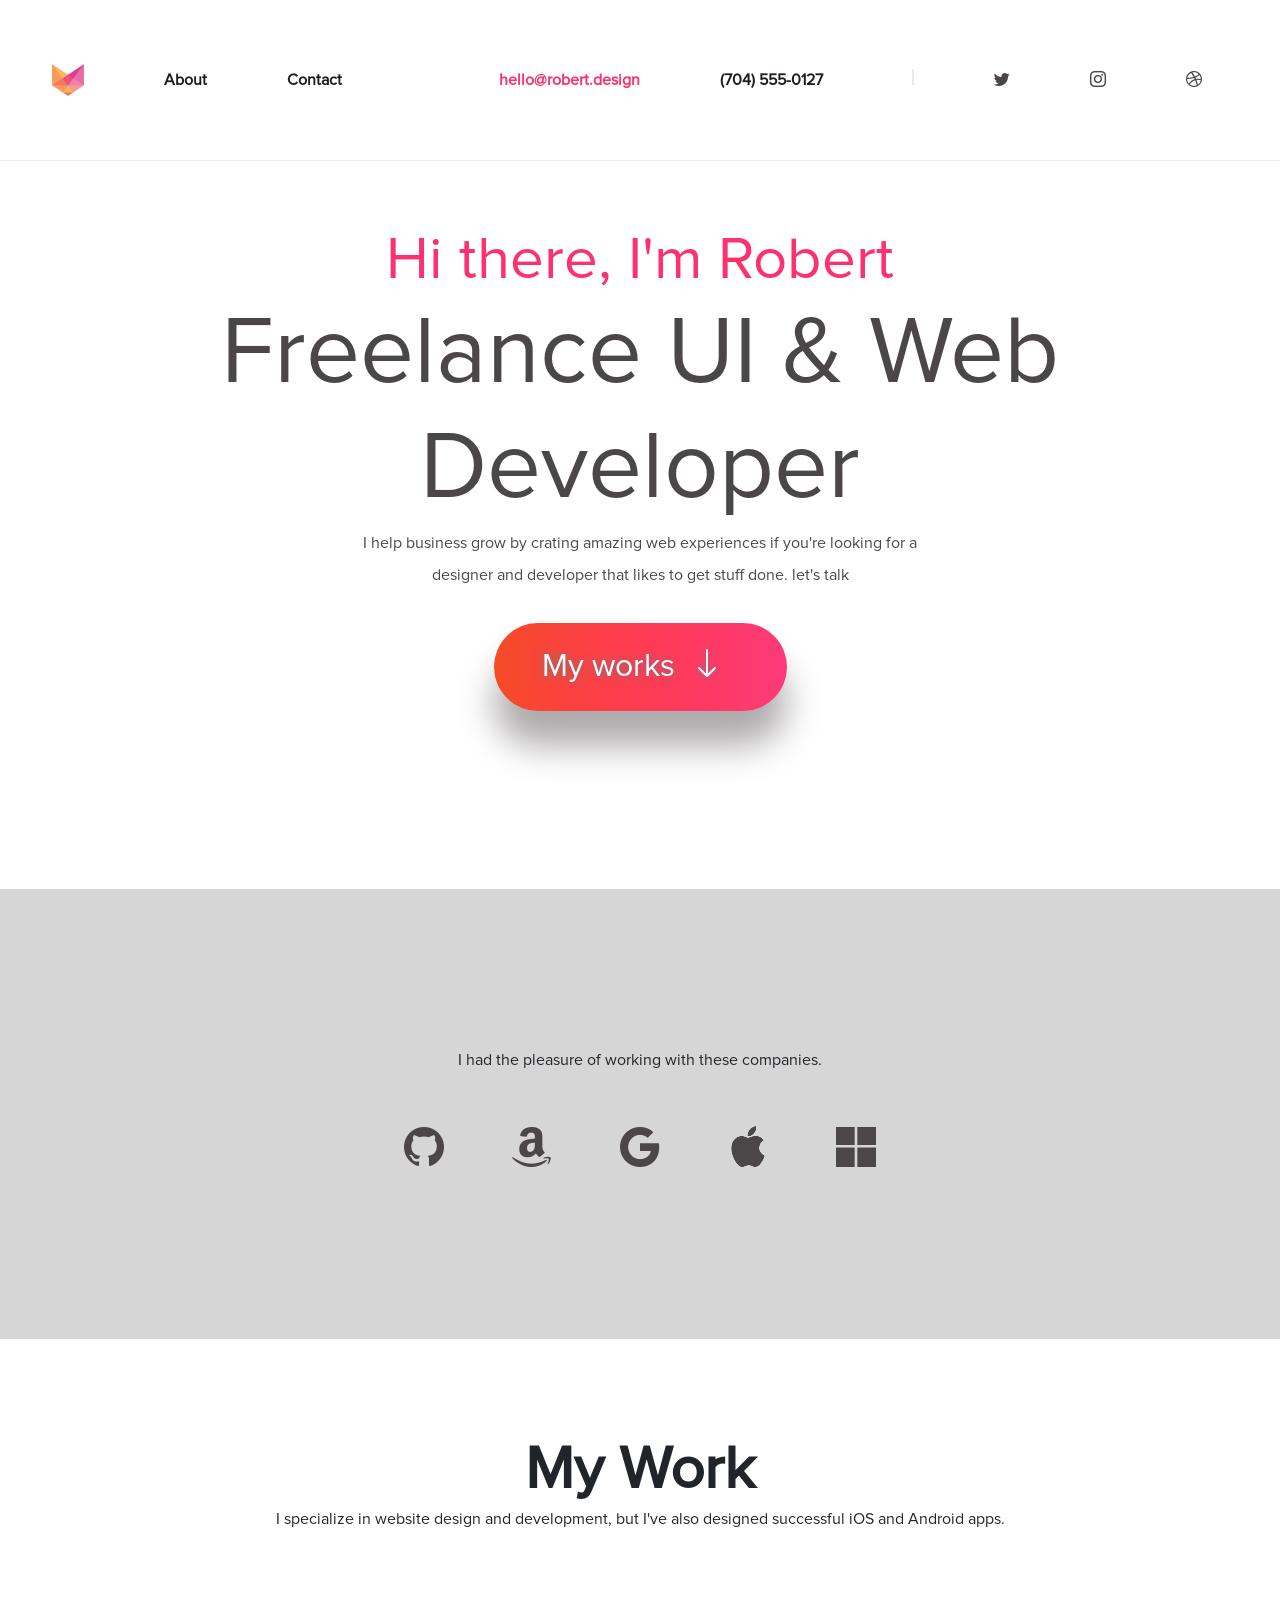
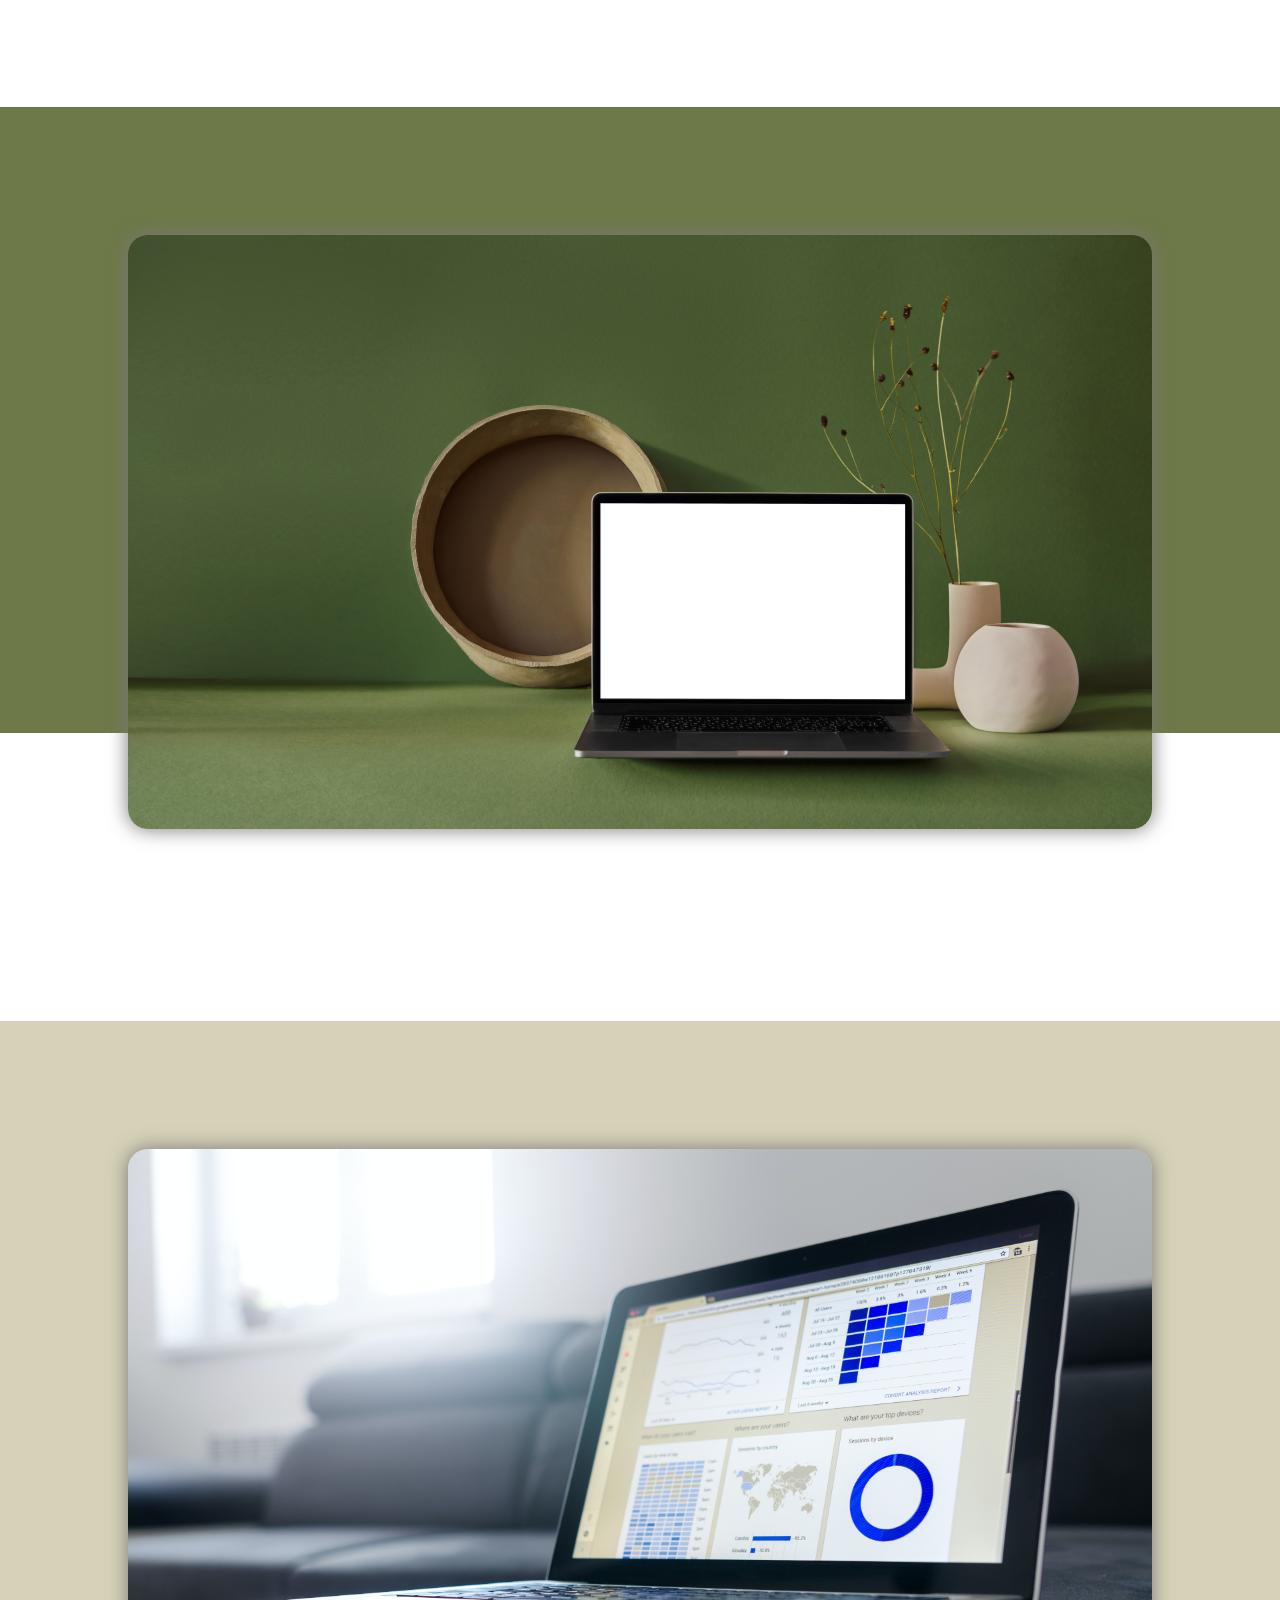
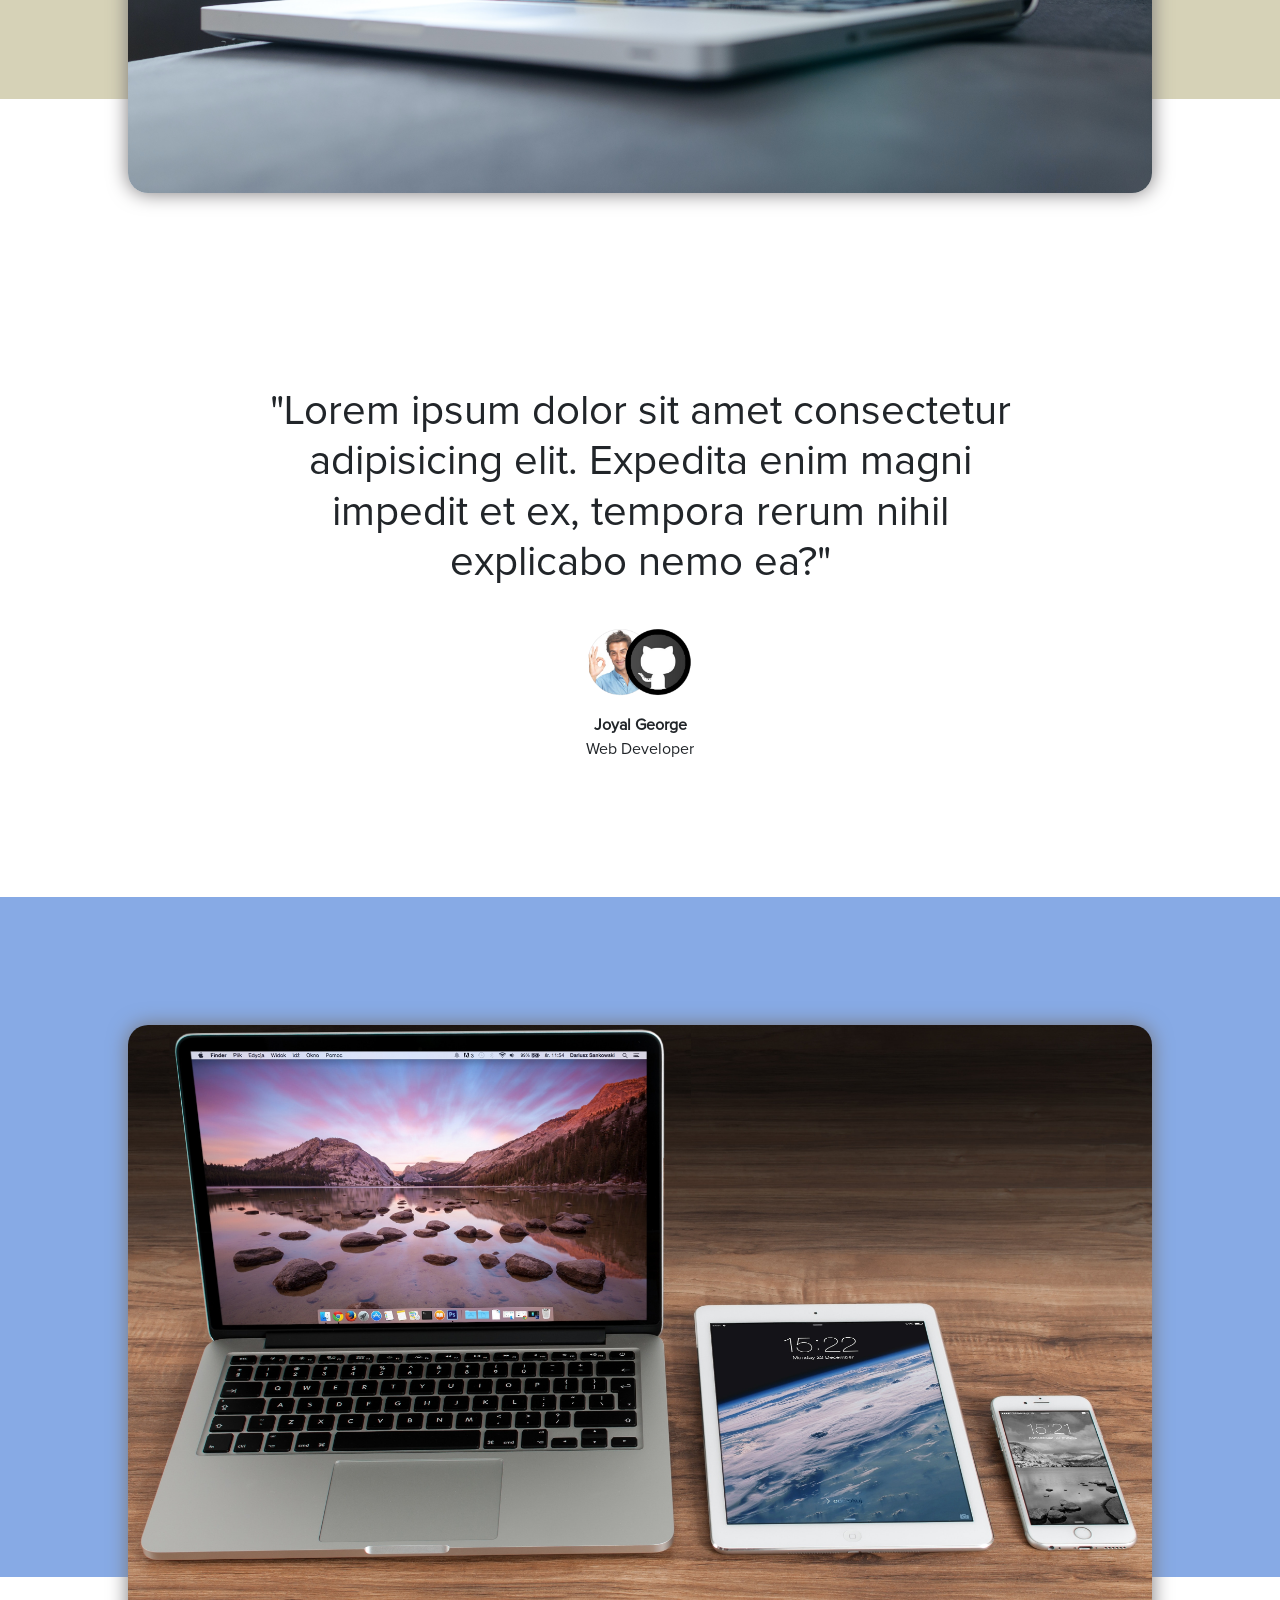
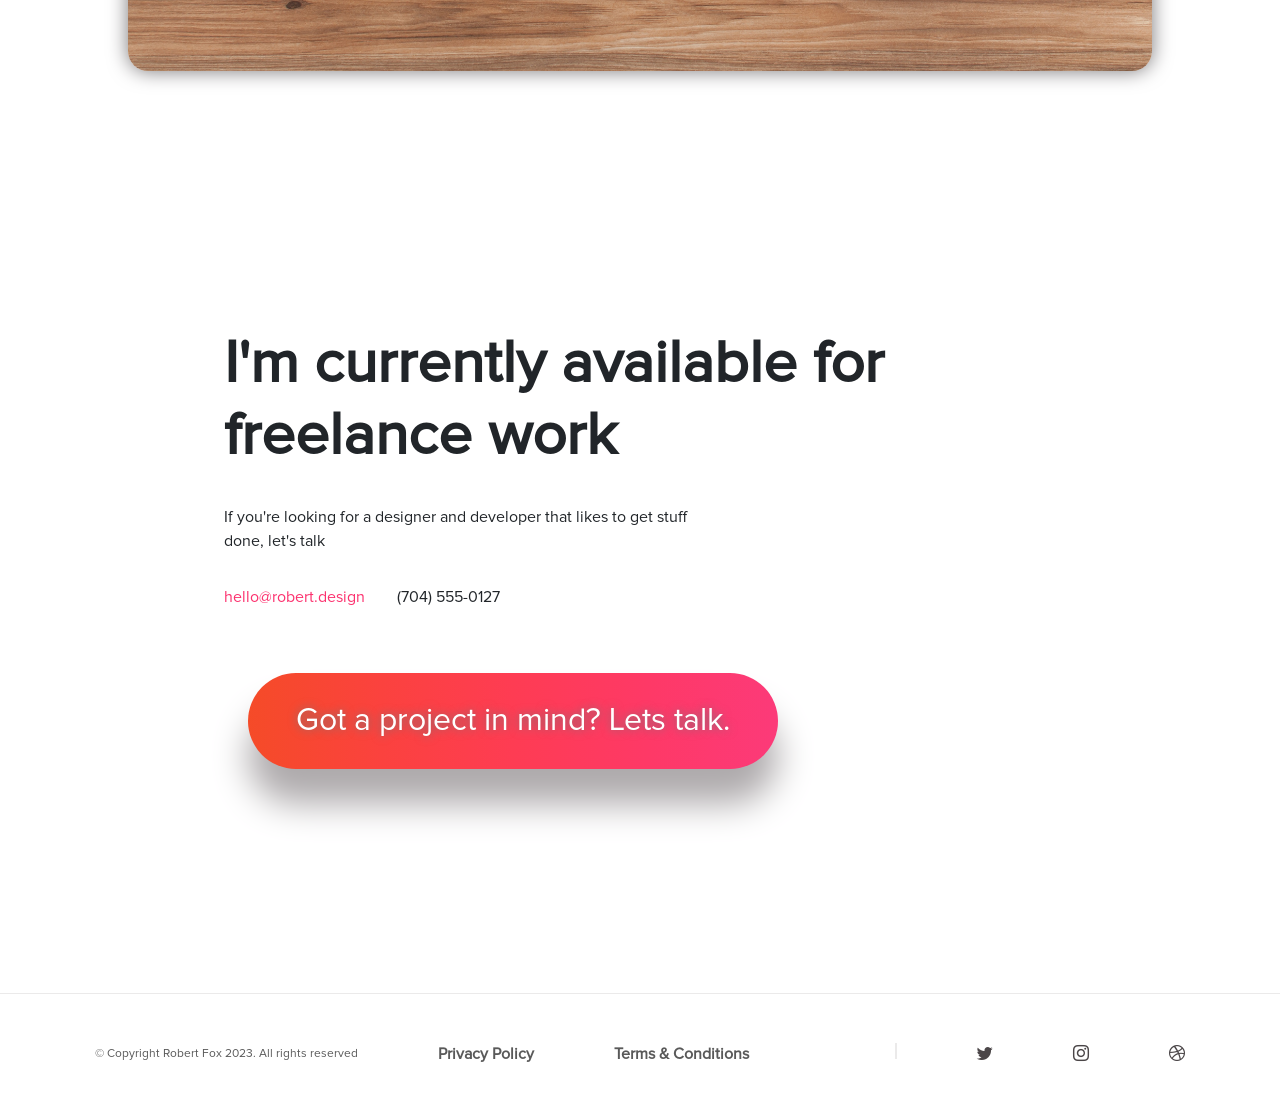
<file: Index.html>
<!DOCTYPE html>
<html lang="en">
  <head>
    <meta charset="UTF-8">
    <meta name="viewport" content="width=device-width, initial-scale=1.0">

    <!-- Bootstrap Links -->
    <link href="https://cdn.jsdelivr.net/npm/bootstrap@5.3.2/dist/css/bootstrap.min.css" rel="stylesheet" integrity="sha384-T3c6CoIi6uLrA9TneNEoa7RxnatzjcDSCmG1MXxSR1GAsXEV/Dwwykc2MPK8M2HN" crossorigin="anonymous">
    <link rel="stylesheet" href="https://cdn.jsdelivr.net/npm/bootstrap-icons@1.11.1/font/bootstrap-icons.css">
    <!-- My Links -->
    <link rel="stylesheet" href="Assets/css/style.css">
    <title>Robert: Home</title>

    <link rel="shortcut icon" href="Assets/Images/logo.png" type="image/x-icon">
  </head>
  <body>
    <div>
        <header class="headsection">
          <div class="header-part-one">
            <nav class="navbar navbar-expand-lg">
              <div class="container-fluid">
                <div id="navbarNav">
                  <ul class="navbar-nav" style="align-items: center; flex-direction: row;">
                    <li class="nav-item" style="display: flex; align-items: center;">
                      <a class="nav-link" href="Index.html"><img src="Assets/Images/logo.png" alt="" class="logoimg"></a>
                    </li>
                    <li class="nav-item">
                      <a class="nav-link" href="about.html">About</a>
                    </li>
                    <li class="nav-item">
                      <a class="nav-link" href="contact.html">Contact</a>
                    </li>
                  </ul>
                </div>
              </div>
            </nav>
          </div>

          <div class="header-part-two">
            <nav class="navbar navbar-expand-lg">
              <div class="container-fluid">      
                <button class="navbar-toggler" type="button" data-bs-toggle="collapse" data-bs-target="#navbarNav" aria-controls="navbarNav" aria-expanded="false" aria-label="Toggle navigation">
                  <span class="navbar-toggler-icon d-flex justify-content-end"></span>
                </button>
                <div class="collapse navbar-collapse" id="navbarNav">
                  <ul class="navbar-nav">
                      <li class="nav-item"><a class="nav-link highlight" href="mailto:joyalgeorge1111@gmail.com">hello@robert.design</a></li>
                      <li class="nav-item"><a class="nav-link phone-pixel" href="tel: +918714162447">(704) 555-0127</a></li>
                      <li class="nav-item"><a class="nav-link" href="#"><span class="vr"></span></a></li>
                      <li class="nav-item"><a class="nav-link" target=”_blank” href="http://www.twitter.com/"><i class="bi bi-twitter"></i></a></li>
                      <li class="nav-item"><a class="nav-link" target=”_blank” href="https://www.instagram.com/"><i class="bi bi-instagram"></i></a>
                      <li class="nav-item"><a class="nav-link" target=”_blank” href="https://dribbble.com/"><i class="bi bi-dribbble"></i></a></li>
                  </ul>
                </div>
          
              </div>
            </nav>
          </div>
        </header>
        <hr>
        <section class="herosection">
          <div>
            <h3 class="highlight">Hi there, I'm Robert</h3>
            <h1>Freelance UI & Web Developer</h1>
            <p>I help business grow by crating amazing web experiences if you're looking for a designer and developer that likes to get stuff done. let's talk</p>
            <button class="button">My works <i class="bi bi-arrow-down"></i></button>
          </div>
        </section>
        <section class="beenwith">
          <span>
            
            <div class="beenwith-parts">
              <p>I had the pleasure of working with these companies.</p>
            </div>
            <div class="beenwith-parts">
              <i class="bi bi-github"></i>
              <i class="bi bi-amazon"></i>
              <i class="bi bi-google"></i>
              <i class="bi bi-apple"></i>
              <i class="bi bi-microsoft"></i>
            </div>

          </span>
        </section>
        <section class="basic-display-flex" style="height: fit-content; margin: 96px 0;">
          <div class="basic-display-flex">
            <h3 class="bold">My Work</h3>
            <p>I specialize in website design and development, but I've also designed successful iOS and Android apps.</p>
          </div>
        </section>
          <div class="up">
            <a href="#">
              <i class="bi bi-chevron-double-up"></i>
            </a>
          </div>
        <section class="work-sections">
          <div class="work-div">
            <span class="work-span" style="background-color: #6D7947;"></span>
            <img class="work-img" src="Assets/Images/work-test-1.jpg" alt="Work Images">
          </div>
        </section>
        <section class="work-sections">
          <div class="work-div">
            <span class="work-span" style="background-color: #D6D2B7;"></span>
            <img class="work-img" src="Assets/Images/work-test-2.jpg" alt="Work Images">
          </div>
        </section>
        <section>
          <div class="home-quotes">
              <h4 class="p-32">"Lorem ipsum dolor sit amet consectetur adipisicing elit. Expedita enim magni impedit et ex, tempora rerum nihil explicabo nemo ea?"</h4>
              <img src="Assets/Images/quote-1.png" alt="">
              <div class="p-8 names">
                  <p class="bold ">Joyal George</p>
                  <p>Web Developer</p>
              </div>
          </div>
      </section>
        <section class="work-sections">
          <div class="work-div">
            <span class="work-span" style="background-color: #87AAE5;"></span>
            <img class="work-img" src="Assets/Images/work-test-3.jpg" alt="Work Images">
          </div>
        </section>

        <section>
          <div class="footer-before">
            <h3 class="bold">I'm currently available for freelance work</h3>
            <p>If you're looking for a designer and developer that likes to get stuff done, let's talk</p>
            <div class="footer-contact-div">
              <a class="nav-link highlight" style="margin: 0 32px 0 0" href="mailto:joyalgeorge1111@gmail.com">hello@robert.design</a>
              <a class="nav-link phone-pixel" href="tel: +918714162447">(704) 555-0127</a>
            </div>
            <button class="button" style="margin: 64px 24px;">Got a project in mind? Lets talk.</button>
          </div>
        </section>
        <hr>
        <footer style="display: flex;flex-direction: row;flex-wrap: wrap;justify-content: space-evenly;align-items: center;">
            <div class="header-part-one">
              <nav class="navbar navbar-expand-lg">
                <div class="container-fluid">
                  <div id="navbarNav">
                    <ul class="navbar-nav" style="align-items: center; flex-direction: row;">
                      <li class="nav-item" style="display: flex; align-items: center;">
                        <a class="nav-link" href=""><p style="margin: 0; font-size: 12px;">&copy; Copyright Robert Fox 2023. All rights reserved</p></a>
                      </li>
                      <li class="nav-item">
                        <a class="nav-link bold" href="Assets/Infos/privacy-policy.html">Privacy Policy</a>
                      </li>
                      <li class="nav-item">
                        <a class="nav-link bold" href="Assets/Infos/terms&conditions.html">Terms & Conditions</a>
                      </li>
                    </ul>
                  </div>
                </div>
              </nav>
            </div>
  
            <div class="header-part-two">
              <nav class="navbar navbar-expand-lg">
                <div class="container-fluid">      
                  <button class="navbar-toggler" type="button" data-bs-toggle="collapse" data-bs-target="#navbarNav" aria-controls="navbarNav" aria-expanded="false" aria-label="Toggle navigation">
                    <span class="navbar-toggler-icon d-flex justify-content-end"></span>
                  </button>
                  <div class="collapse navbar-collapse" id="navbarNav">
                    <ul class="navbar-nav">
                        <li class="nav-item"><a class="nav-link" href="#"><span class="vr"></span></a></li>
                        <li class="nav-item"><a class="nav-link" target=”_blank” href="http://www.twitter.com/"><i class="bi bi-twitter"></i></a></li>
                        <li class="nav-item"><a class="nav-link" target=”_blank” href="https://www.instagram.com/"><i class="bi bi-instagram"></i></a>
                        <li class="nav-item"><a class="nav-link" target=”_blank” href="https://dribbble.com/"><i class="bi bi-dribbble"></i></a></li>
                    </ul>
                  </div>
            
                </div>
              </nav>
            </div>
        </footer>

    <script src="https://cdn.jsdelivr.net/npm/bootstrap@5.3.2/dist/js/bootstrap.bundle.min.js" integrity="sha384-C6RzsynM9kWDrMNeT87bh95OGNyZPhcTNXj1NW7RuBCsyN/o0jlpcV8Qyq46cDfL" crossorigin="anonymous"></script>
    <script src="Assets/js/script.js"></script>
  </body>
</html>
</file>
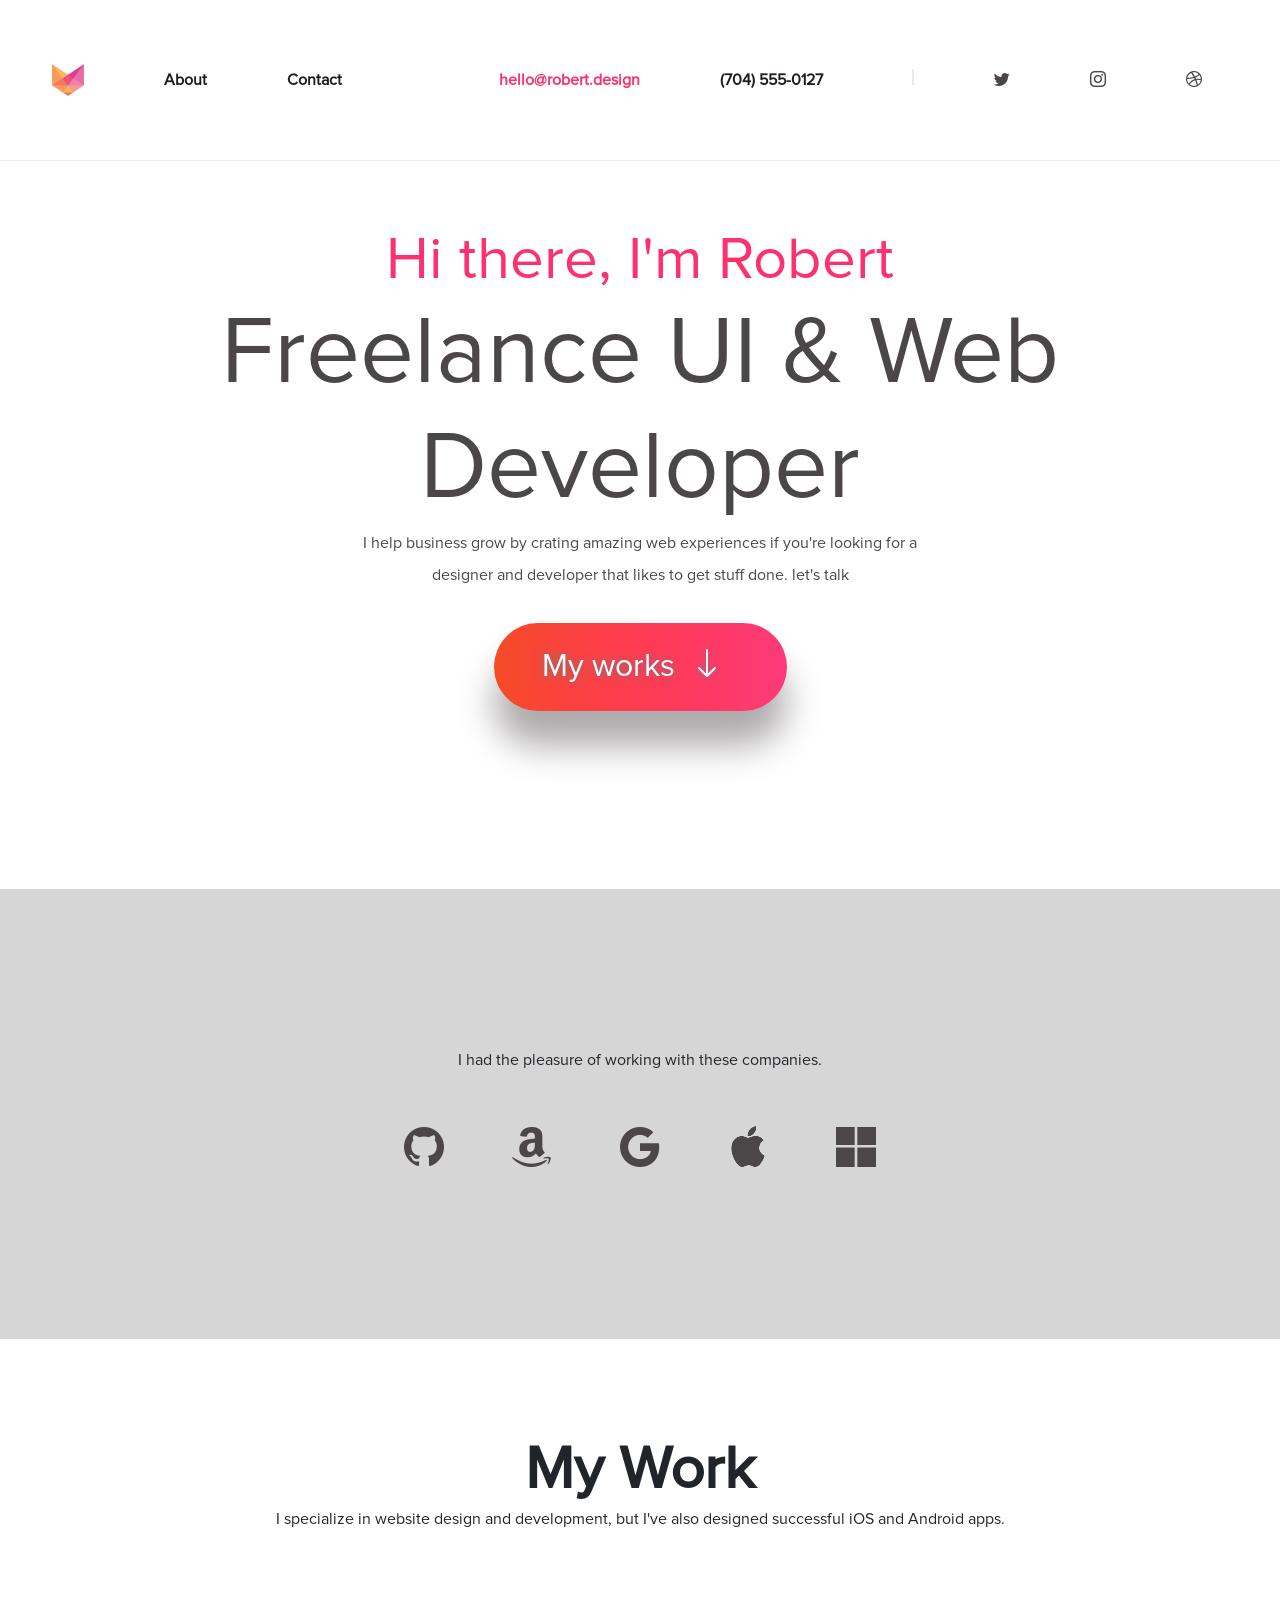
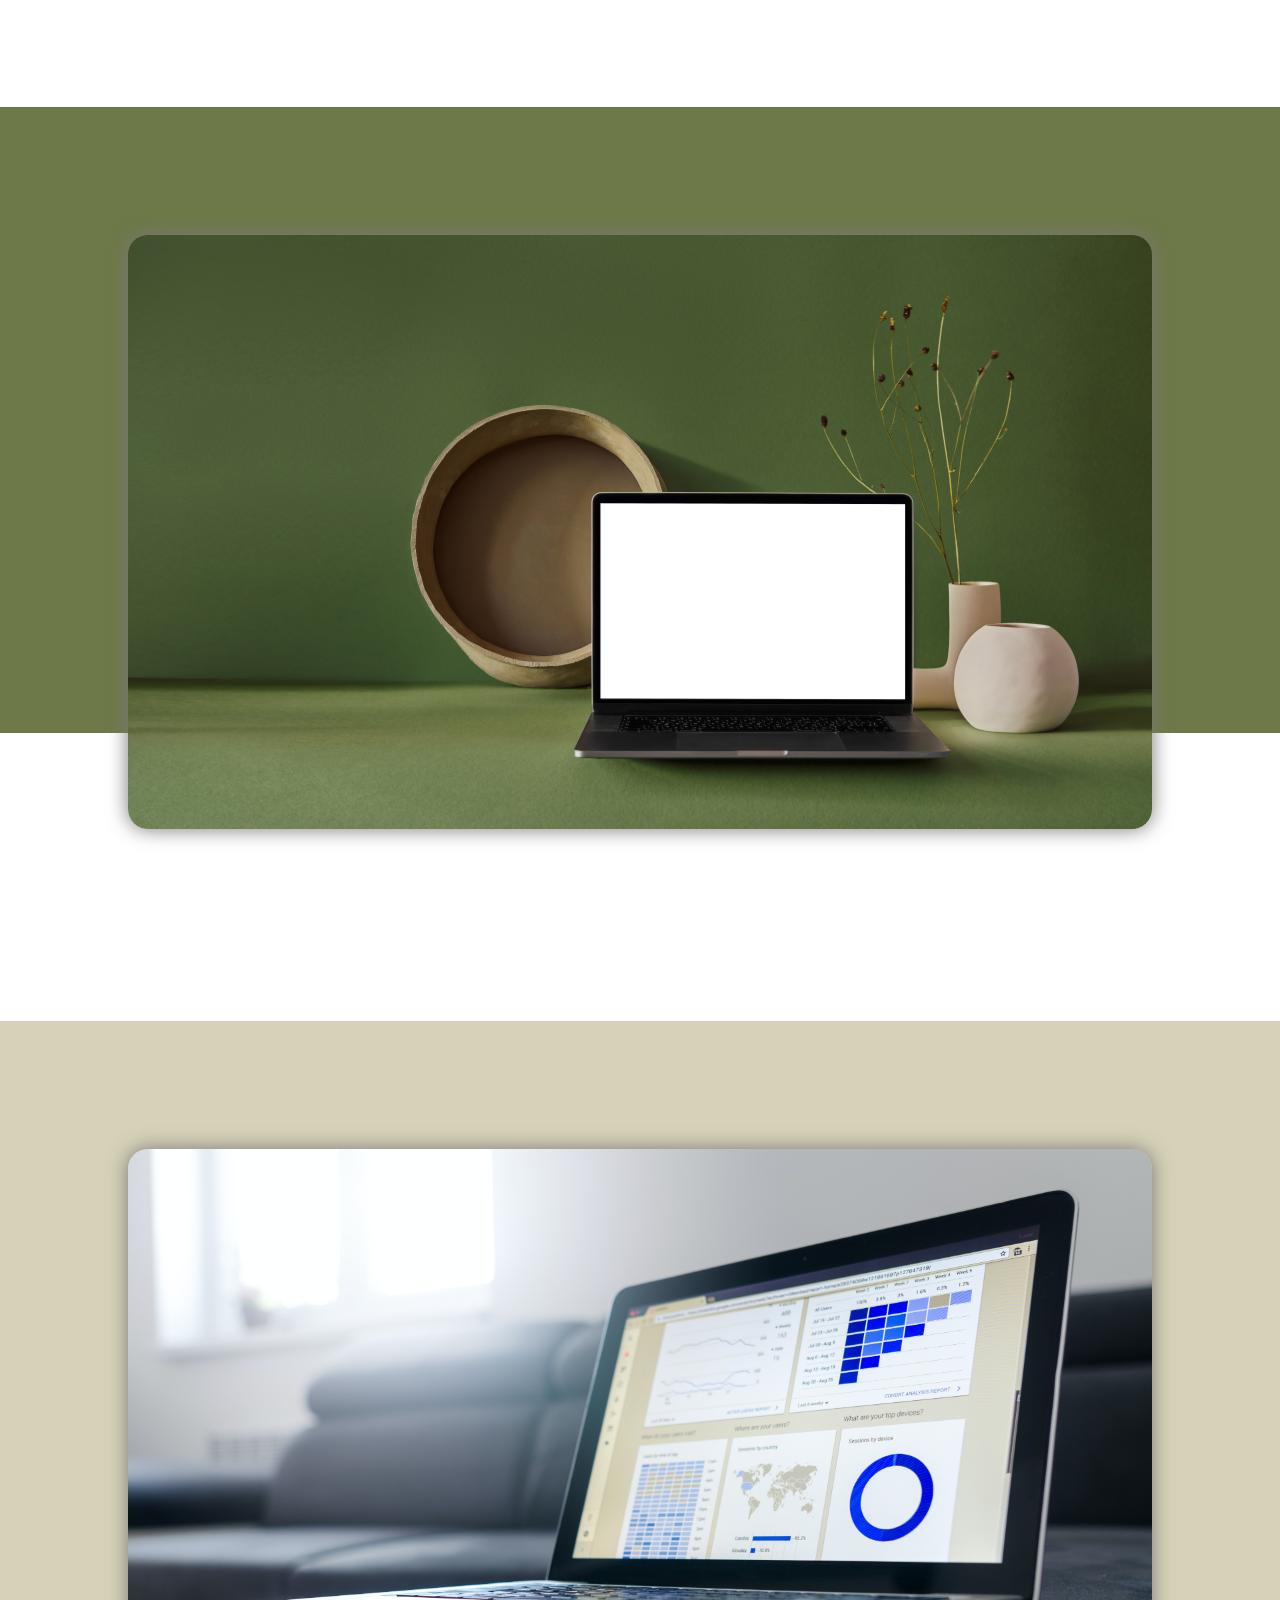
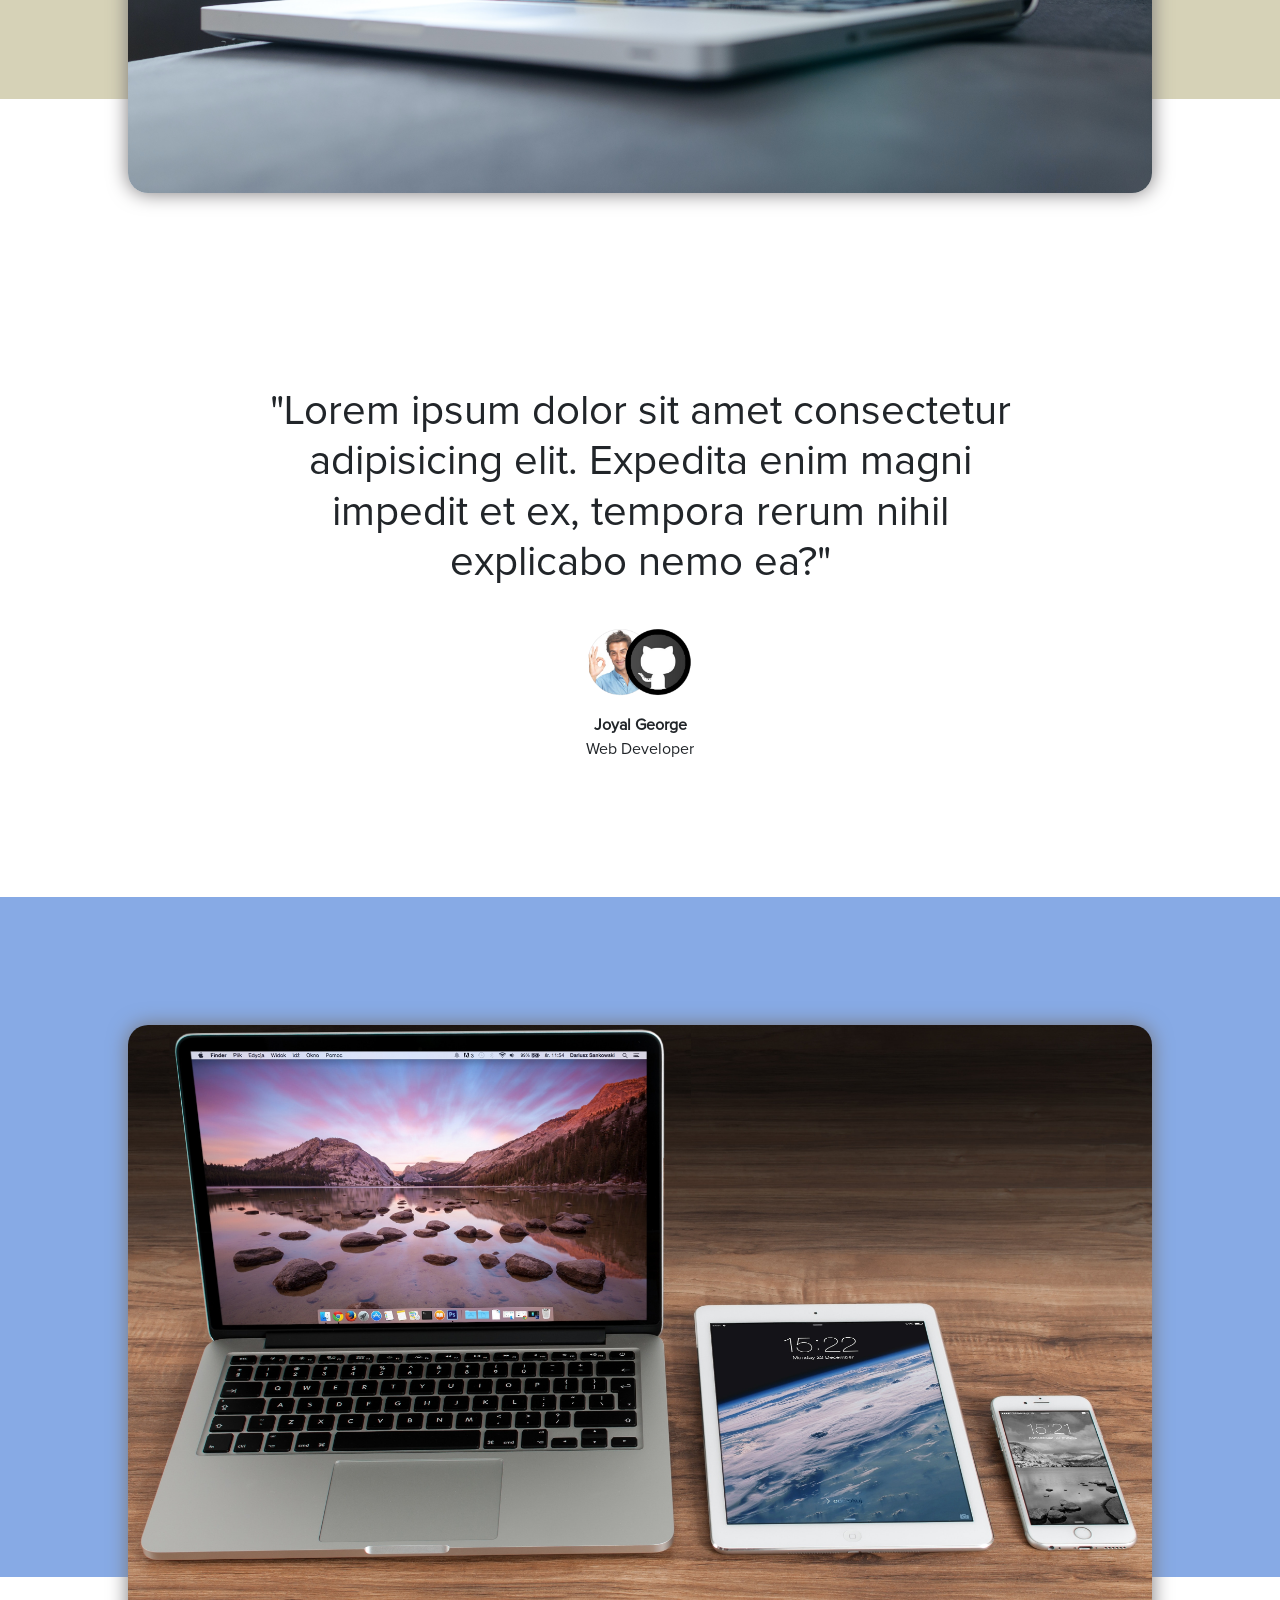
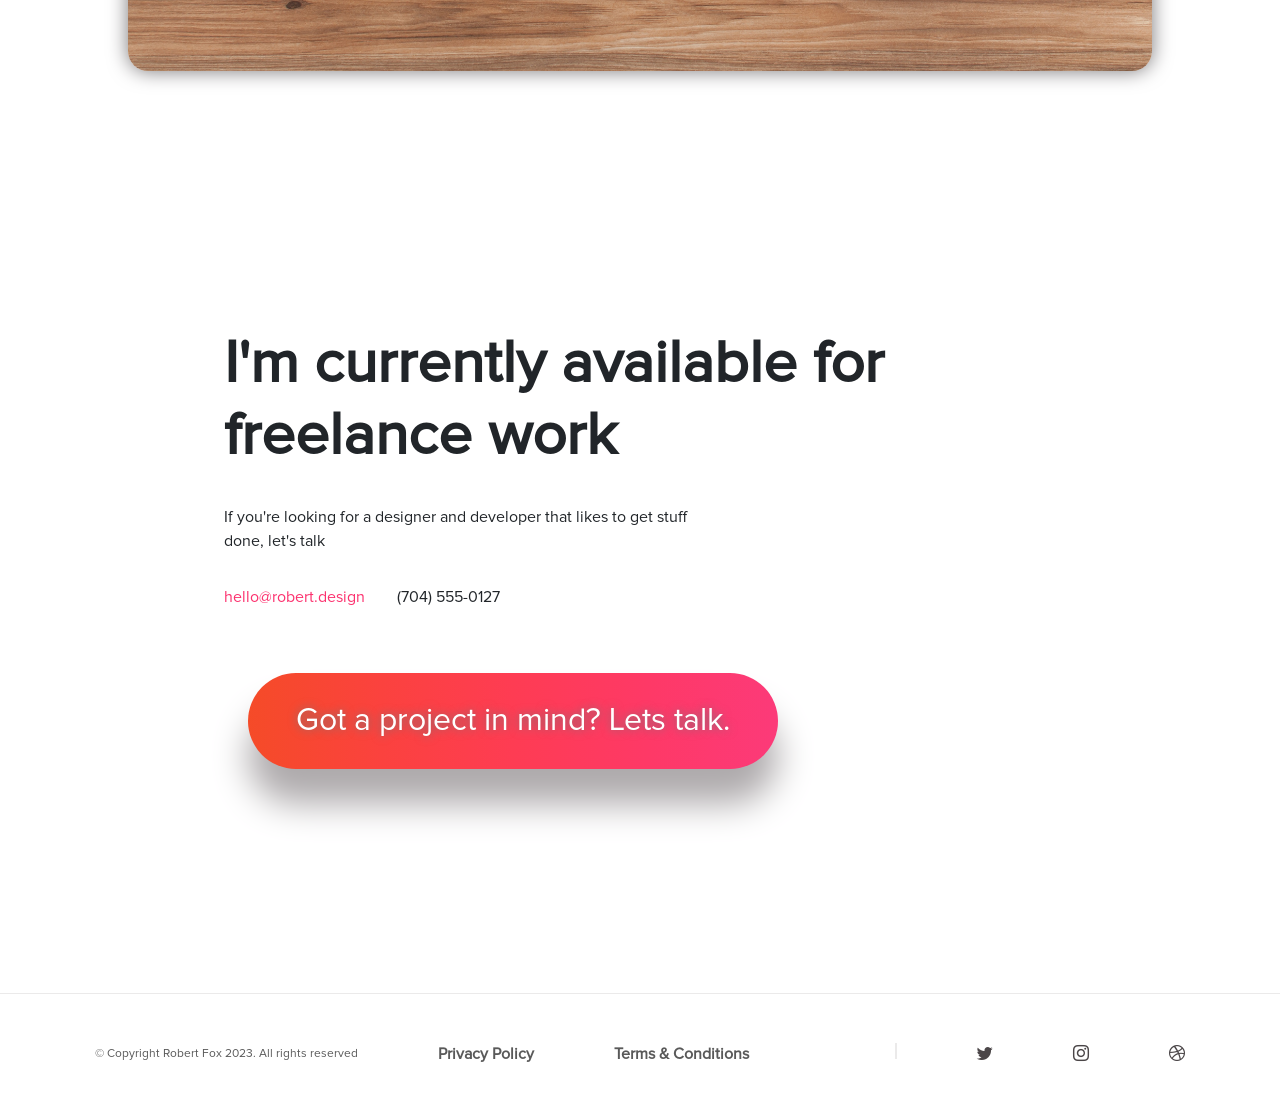
<file: index.html>
<!DOCTYPE html>
<html lang="en">
  <head>
    <meta charset="UTF-8">
    <meta name="viewport" content="width=device-width, initial-scale=1.0">

    <!-- Bootstrap Links -->
    <link href="https://cdn.jsdelivr.net/npm/bootstrap@5.3.2/dist/css/bootstrap.min.css" rel="stylesheet" integrity="sha384-T3c6CoIi6uLrA9TneNEoa7RxnatzjcDSCmG1MXxSR1GAsXEV/Dwwykc2MPK8M2HN" crossorigin="anonymous">
    <link rel="stylesheet" href="https://cdn.jsdelivr.net/npm/bootstrap-icons@1.11.1/font/bootstrap-icons.css">
    <!-- My Links -->
    <link rel="stylesheet" href="Assets/css/style.css">
    <title>Robert: Home</title>

    <link rel="shortcut icon" href="Assets/Images/logo.png" type="image/x-icon">
  </head>
  <body>
    <div>
        <header class="headsection">
          <div class="header-part-one">
            <nav class="navbar navbar-expand-lg">
              <div class="container-fluid">
                <div id="navbarNav">
                  <ul class="navbar-nav" style="align-items: center; flex-direction: row;">
                    <li class="nav-item" style="display: flex; align-items: center;">
                      <a class="nav-link" href="index.html"><img src="Assets/Images/logo.png" alt="" class="logoimg"></a>
                    </li>
                    <li class="nav-item">
                      <a class="nav-link" href="about.html">About</a>
                    </li>
                    <li class="nav-item">
                      <a class="nav-link" href="contact.html">Contact</a>
                    </li>
                  </ul>
                </div>
              </div>
            </nav>
          </div>

          <div class="header-part-two">
            <nav class="navbar navbar-expand-lg">
              <div class="container-fluid">      
                <button class="navbar-toggler" type="button" data-bs-toggle="collapse" data-bs-target="#navbarNav" aria-controls="navbarNav" aria-expanded="false" aria-label="Toggle navigation">
                  <span class="navbar-toggler-icon d-flex justify-content-end"></span>
                </button>
                <div class="collapse navbar-collapse" id="navbarNav">
                  <ul class="navbar-nav">
                      <li class="nav-item"><a class="nav-link highlight" href="mailto:joyalgeorge1111@gmail.com">hello@robert.design</a></li>
                      <li class="nav-item"><a class="nav-link phone-pixel" href="tel: +918714162447">(704) 555-0127</a></li>
                      <li class="nav-item"><a class="nav-link" href="#"><span class="vr"></span></a></li>
                      <li class="nav-item"><a class="nav-link" target=”_blank” href="http://www.twitter.com/"><i class="bi bi-twitter"></i></a></li>
                      <li class="nav-item"><a class="nav-link" target=”_blank” href="https://www.instagram.com/"><i class="bi bi-instagram"></i></a>
                      <li class="nav-item"><a class="nav-link" target=”_blank” href="https://dribbble.com/"><i class="bi bi-dribbble"></i></a></li>
                  </ul>
                </div>
          
              </div>
            </nav>
          </div>
        </header>
        <hr>
        <section class="herosection">
          <div>
            <h3 class="highlight">Hi there, I'm Robert</h3>
            <h1>Freelance UI & Web Developer</h1>
            <p>I help business grow by crating amazing web experiences if you're looking for a designer and developer that likes to get stuff done. let's talk</p>
            <button class="button">My works <i class="bi bi-arrow-down"></i></button>
          </div>
        </section>
        <section class="beenwith">
          <span>
            
            <div class="beenwith-parts">
              <p>I had the pleasure of working with these companies.</p>
            </div>
            <div class="beenwith-parts">
              <i class="bi bi-github"></i>
              <i class="bi bi-amazon"></i>
              <i class="bi bi-google"></i>
              <i class="bi bi-apple"></i>
              <i class="bi bi-microsoft"></i>
            </div>

          </span>
        </section>
        <section class="basic-display-flex" style="height: fit-content; margin: 96px 0;">
          <div class="basic-display-flex">
            <h3 class="bold">My Work</h3>
            <p>I specialize in website design and development, but I've also designed successful iOS and Android apps.</p>
          </div>
        </section>
          <div class="up">
            <a href="#">
              <i class="bi bi-chevron-double-up"></i>
            </a>
          </div>
        <section class="work-sections">
          <div class="work-div">
            <span class="work-span" style="background-color: #6D7947;"></span>
            <img class="work-img" src="Assets/Images/work-test-1.jpg" alt="Work Images">
          </div>
        </section>
        <section class="work-sections">
          <div class="work-div">
            <span class="work-span" style="background-color: #D6D2B7;"></span>
            <img class="work-img" src="Assets/Images/work-test-2.jpg" alt="Work Images">
          </div>
        </section>
        <section>
          <div class="home-quotes">
              <h4 class="p-32">"Lorem ipsum dolor sit amet consectetur adipisicing elit. Expedita enim magni impedit et ex, tempora rerum nihil explicabo nemo ea?"</h4>
              <img src="Assets/Images/quote-1.png" alt="">
              <div class="p-8 names">
                  <p class="bold ">Joyal George</p>
                  <p>Web Developer</p>
              </div>
          </div>
      </section>
        <section class="work-sections">
          <div class="work-div">
            <span class="work-span" style="background-color: #87AAE5;"></span>
            <img class="work-img" src="Assets/Images/work-test-3.jpg" alt="Work Images">
          </div>
        </section>

        <section>
          <div class="footer-before">
            <h3 class="bold">I'm currently available for freelance work</h3>
            <p>If you're looking for a designer and developer that likes to get stuff done, let's talk</p>
            <div class="footer-contact-div">
              <a class="nav-link highlight" style="margin: 0 32px 0 0" href="mailto:joyalgeorge1111@gmail.com">hello@robert.design</a>
              <a class="nav-link phone-pixel" href="tel: +918714162447">(704) 555-0127</a>
            </div>
            <button class="button" style="margin: 64px 24px;">Got a project in mind? Lets talk.</button>
          </div>
        </section>
        <hr>
        <footer style="display: flex;flex-direction: row;flex-wrap: wrap;justify-content: space-evenly;align-items: center;">
            <div class="header-part-one">
              <nav class="navbar navbar-expand-lg">
                <div class="container-fluid">
                  <div id="navbarNav">
                    <ul class="navbar-nav" style="align-items: center; flex-direction: row;">
                      <li class="nav-item" style="display: flex; align-items: center;">
                        <a class="nav-link" href=""><p style="margin: 0; font-size: 12px;">&copy; Copyright Robert Fox 2023. All rights reserved</p></a>
                      </li>
                      <li class="nav-item">
                        <a class="nav-link bold" href="Assets/Infos/privacy-policy.html">Privacy Policy</a>
                      </li>
                      <li class="nav-item">
                        <a class="nav-link bold" href="Assets/Infos/terms&conditions.html">Terms & Conditions</a>
                      </li>
                    </ul>
                  </div>
                </div>
              </nav>
            </div>
  
            <div class="header-part-two">
              <nav class="navbar navbar-expand-lg">
                <div class="container-fluid">      
                  <button class="navbar-toggler" type="button" data-bs-toggle="collapse" data-bs-target="#navbarNav" aria-controls="navbarNav" aria-expanded="false" aria-label="Toggle navigation">
                    <span class="navbar-toggler-icon d-flex justify-content-end"></span>
                  </button>
                  <div class="collapse navbar-collapse" id="navbarNav">
                    <ul class="navbar-nav">
                        <li class="nav-item"><a class="nav-link" href="#"><span class="vr"></span></a></li>
                        <li class="nav-item"><a class="nav-link" target=”_blank” href="http://www.twitter.com/"><i class="bi bi-twitter"></i></a></li>
                        <li class="nav-item"><a class="nav-link" target=”_blank” href="https://www.instagram.com/"><i class="bi bi-instagram"></i></a>
                        <li class="nav-item"><a class="nav-link" target=”_blank” href="https://dribbble.com/"><i class="bi bi-dribbble"></i></a></li>
                    </ul>
                  </div>
            
                </div>
              </nav>
            </div>
        </footer>

    <script src="https://cdn.jsdelivr.net/npm/bootstrap@5.3.2/dist/js/bootstrap.bundle.min.js" integrity="sha384-C6RzsynM9kWDrMNeT87bh95OGNyZPhcTNXj1NW7RuBCsyN/o0jlpcV8Qyq46cDfL" crossorigin="anonymous"></script>
    <script src="Assets/js/script.js"></script>
  </body>
</html>
</file>
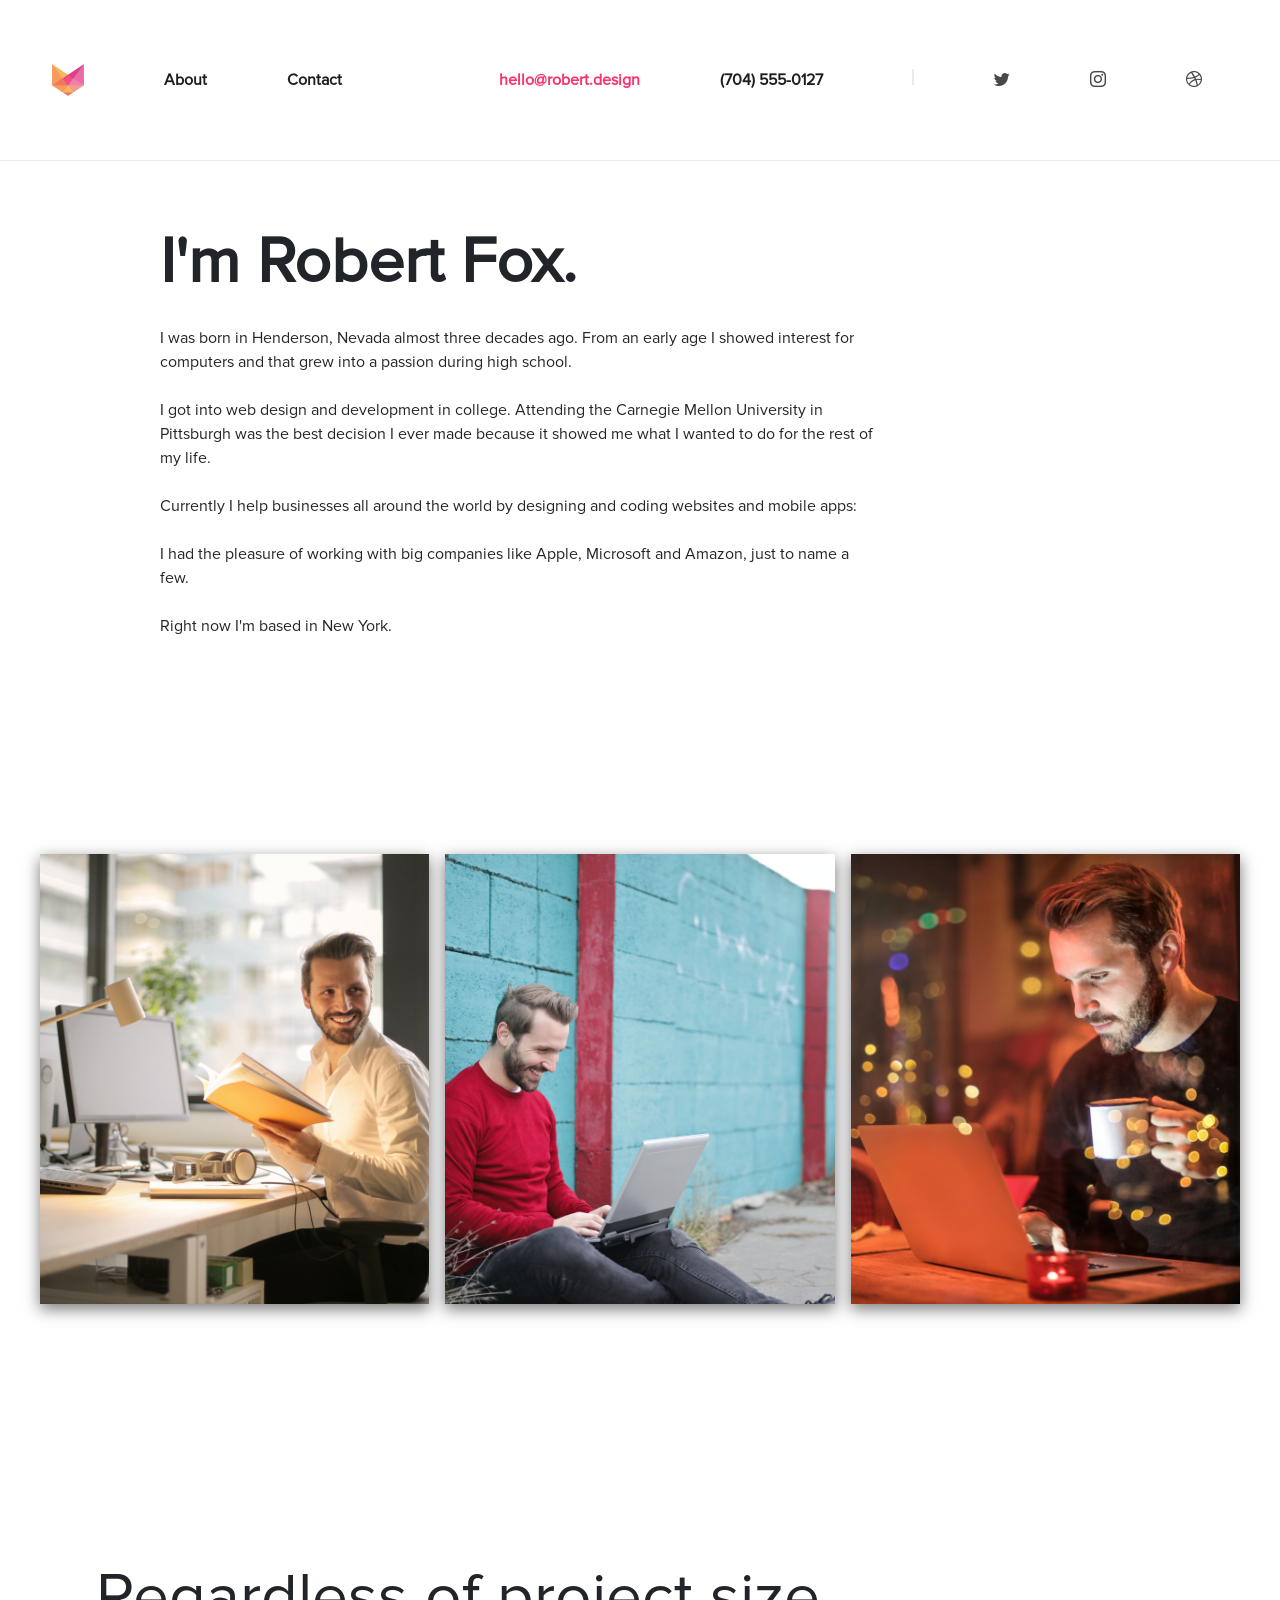
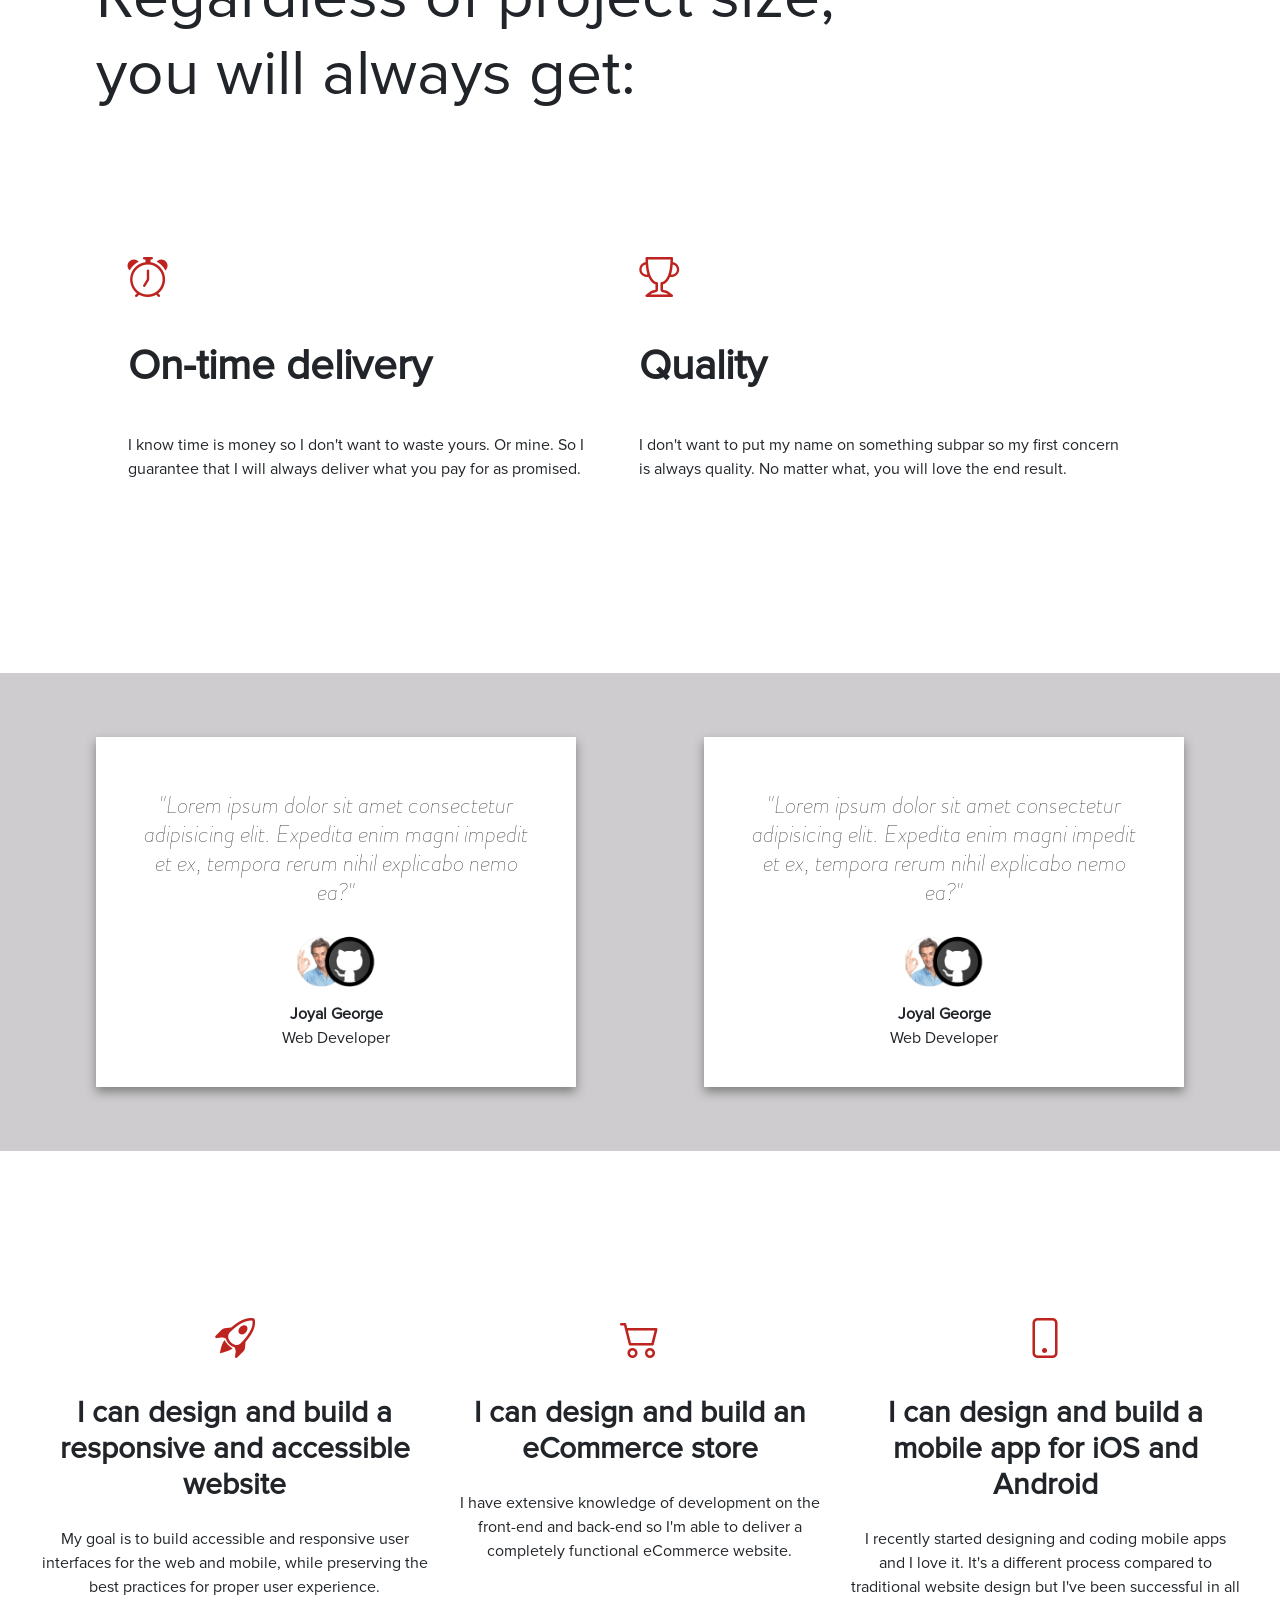
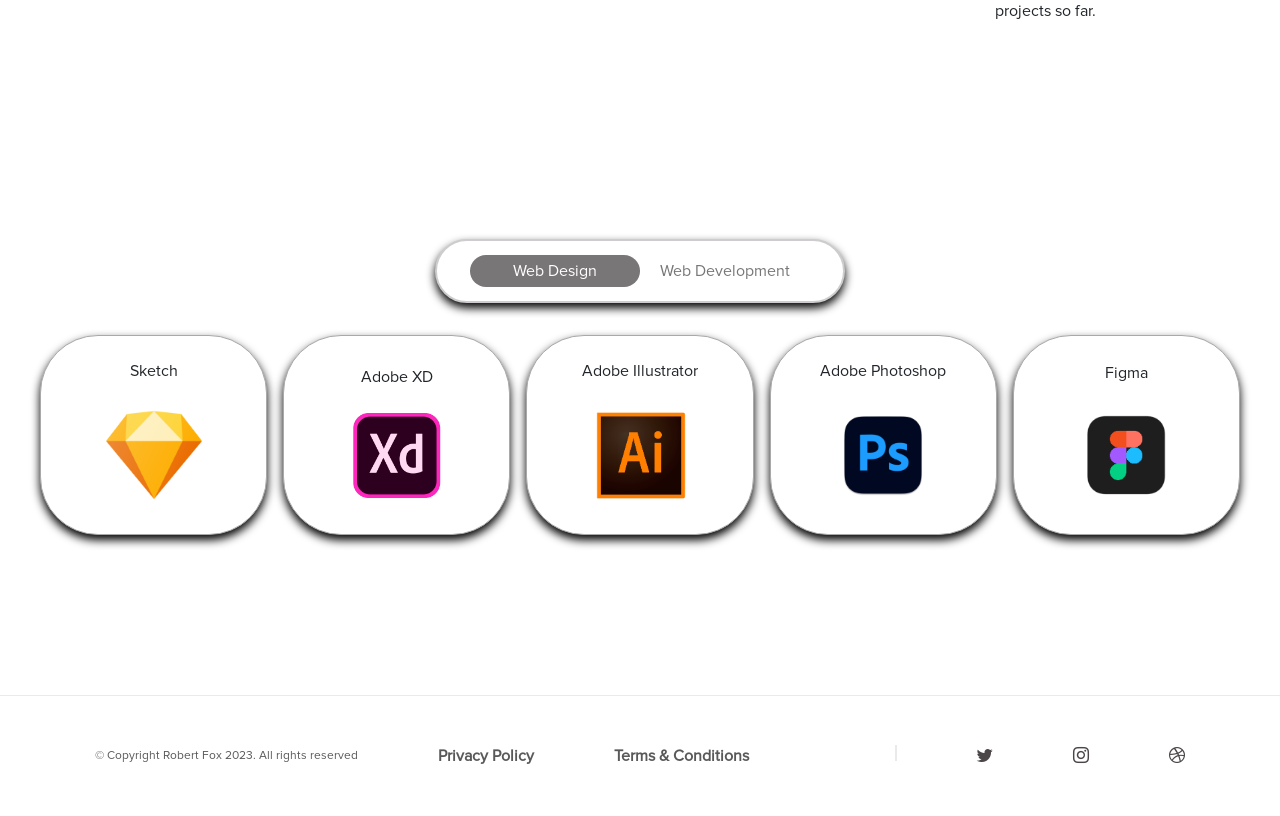
<file: about.html>
<!DOCTYPE html>
<html lang="en">
  <head>
    <meta charset="UTF-8" />
    <meta name="viewport" content="width=device-width, initial-scale=1.0" />
    <!-- Bootstrap Links -->
    <link
      href="https://cdn.jsdelivr.net/npm/bootstrap@5.3.2/dist/css/bootstrap.min.css"
      rel="stylesheet"
      integrity="sha384-T3c6CoIi6uLrA9TneNEoa7RxnatzjcDSCmG1MXxSR1GAsXEV/Dwwykc2MPK8M2HN"
      crossorigin="anonymous"
    />
    <link
      rel="stylesheet"
      href="https://cdn.jsdelivr.net/npm/bootstrap-icons@1.11.1/font/bootstrap-icons.css"
    />
    <!-- My Links -->
    <link
      rel="shortcut icon"
      href="Assets/Images/logo.png"
      type="image/x-icon"
    />
    <link rel="stylesheet" href="Assets/css/style.css" />
    <title>Robert: About</title>
  </head>
  <body>
    <header class="headsection">
      <div class="header-part-one">
        <nav class="navbar navbar-expand-lg">
          <div class="container-fluid">
            <div id="navbarNav">
              <ul
                class="navbar-nav"
                style="align-items: center; flex-direction: row"
              >
                <li class="nav-item" style="display: flex; align-items: center">
                  <a class="nav-link" href="index.html"
                    ><img src="Assets/Images/logo.png" alt="" class="logoimg"
                  /></a>
                </li>
                <li class="nav-item">
                  <a class="nav-link" href="about.html">About</a>
                </li>
                <li class="nav-item">
                  <a class="nav-link" href="contact.html">Contact</a>
                </li>
              </ul>
            </div>
          </div>
        </nav>
      </div>

      <div class="header-part-two">
        <nav class="navbar navbar-expand-lg">
          <div class="container-fluid">
            <button
              class="navbar-toggler"
              type="button"
              data-bs-toggle="collapse"
              data-bs-target="#navbarNav"
              aria-controls="navbarNav"
              aria-expanded="false"
              aria-label="Toggle navigation"
            >
              <span
                class="navbar-toggler-icon d-flex justify-content-end"
              ></span>
            </button>
            <div class="collapse navbar-collapse" id="navbarNav">
              <ul class="navbar-nav">
                <li class="nav-item">
                  <a
                    class="nav-link highlight"
                    href="mailto:joyalgeorge1111@gmail.com"
                    >hello@robert.design</a
                  >
                </li>
                <li class="nav-item">
                  <a class="nav-link phone-pixel" href="tel: +918714162447"
                    >(704) 555-0127</a
                  >
                </li>
                <li class="nav-item">
                  <a class="nav-link" href="#"><span class="vr"></span></a>
                </li>
                <li class="nav-item">
                  <a
                    class="nav-link"
                    target="”_blank”"
                    href="http://www.twitter.com/"
                    ><i class="bi bi-twitter"></i
                  ></a>
                </li>
                <li class="nav-item">
                  <a
                    class="nav-link"
                    target="”_blank”"
                    href="https://www.instagram.com/"
                    ><i class="bi bi-instagram"></i
                  ></a>
                </li>
                <li class="nav-item">
                  <a
                    class="nav-link"
                    target="”_blank”"
                    href="https://dribbble.com/"
                    ><i class="bi bi-dribbble"></i
                  ></a>
                </li>
              </ul>
            </div>
          </div>
        </nav>
      </div>
    </header>
    <hr />

    <section class="about-me-hero">
      <div class="about-me-brief">
        <h2 class="bold">I'm Robert Fox.</h2>
        <p>
          I was born in Henderson, Nevada almost three decades ago. From an
          early age I showed interest for computers and that grew into a passion
          during high school.
        </p>
        <p>
          I got into web design and development in college. Attending the
          Carnegie Mellon University in Pittsburgh was the best decision I ever
          made because it showed me what I wanted to do for the rest of my life.
        </p>
        <p>
          Currently I help businesses all around the world by designing and
          coding websites and mobile apps:
        </p>
        <p>
          I had the pleasure of working with big companies like Apple, Microsoft
          and Amazon, just to name a few.
        </p>
        <p>Right now I'm based in New York.</p>
      </div>
    </section>
    <div class="up">
      <a href="#">
        <i class="bi bi-chevron-double-up"></i>
      </a>
    </div>
    <section class="my-photo-album">
      <div class="album-wrapper">
        <div class="photos">
          <img src="Assets/Images/robert-stock-1.jpg" alt="" />
        </div>
        <div class="photos">
          <img src="Assets/Images/robert-stock-2.jpg" alt="" />
        </div>
        <div class="photos">
          <img src="Assets/Images/robert-stock-3.jpg" alt="" />
        </div>
      </div>
    </section>

    <section class="section-speciality">
      <div class="speciality-wrapper">
        <div class="speciality-head">
          <h2>Regardless of project size, you will always get:</h2>
        </div>
        <div class="speciality-parts-wrapper">
          <div class="speciality-parts">
            <i class="bi bi-alarm"></i>
            <h4 class="bold">On-time delivery</h4>
            <p>
              I know time is money so I don't want to waste yours. Or mine. So I
              guarantee that I will always deliver what you pay for as promised.
            </p>
          </div>
          <div class="speciality-parts">
            <i class="bi bi-trophy"></i>
            <h4 class="bold">Quality</h4>
            <p>
              I don't want to put my name on something subpar so my first
              concern is always quality. No matter what, you will love the end
              result.
            </p>
          </div>
        </div>
      </div>
    </section>

    <section class="section-testimonials">
      <div class="contact-testimonials">
        <h6>
          "Lorem ipsum dolor sit amet consectetur adipisicing elit. Expedita
          enim magni impedit et ex, tempora rerum nihil explicabo nemo ea?"
        </h6>
        <img src="Assets/Images/quote-1.png" alt="" />
        <div class="p-8 customer">
          <p class="bold">Joyal George</p>
          <p>Web Developer</p>
        </div>
      </div>
      <div class="contact-testimonials">
        <h6>
          "Lorem ipsum dolor sit amet consectetur adipisicing elit. Expedita
          enim magni impedit et ex, tempora rerum nihil explicabo nemo ea?"
        </h6>
        <img src="Assets/Images/quote-1.png" alt="" />
        <div class="p-8 customer">
          <p class="bold">Joyal George</p>
          <p>Web Developer</p>
        </div>
      </div>
    </section>

    <section class="abilities-section">
      <div class="ability-wrapper">
        <div class="ability-parts">
          <i class="bi bi-rocket-takeoff"></i>
          <h5 class="bold">
            I can design and build a responsive and accessible website
          </h5>
          <p>
            My goal is to build accessible and responsive user interfaces for
            the web and mobile, while preserving the best practices for proper
            user experience.
          </p>
        </div>
        <div class="ability-parts">
          <i class="bi bi-cart2"></i>
          <h5 class="bold">I can design and build an eCommerce store</h5>
          <p>
            I have extensive knowledge of development on the front-end and
            back-end so I'm able to deliver a completely functional eCommerce
            website.
          </p>
        </div>
        <div class="ability-parts">
          <i class="bi bi-phone"></i>
          <h5 class="bold">
            I can design and build a mobile app for iOS and Android
          </h5>
          <p>
            I recently started designing and coding mobile apps and I love it.
            It's a different process compared to traditional website design but
            I've been successful in all projects so far.
          </p>
        </div>
      </div>
    </section>

    <section class="tools-section" id="tools-section">
      <div class="slide">
        <div class="drag-body">
          <div
            class="slider active"
            id="Design"
            onclick="sliderContent('Design')"
          >
            <h6>Web Design</h6>
          </div>
          <div
            class="slider"
            id="Development"
            onclick="sliderContent('Development')"
          >
            <h6>Web Development</h6>
          </div>
        </div>
        <div class="slide-contents"></div>
      </div>
    </section>

    <hr />
    <footer
      style="
        display: flex;
        flex-direction: row;
        flex-wrap: wrap;
        justify-content: space-evenly;
        align-items: center;
      "
    >
      <div class="header-part-one">
        <nav class="navbar navbar-expand-lg">
          <div class="container-fluid">
            <div id="navbarNav">
              <ul
                class="navbar-nav"
                style="align-items: center; flex-direction: row"
              >
                <li class="nav-item" style="display: flex; align-items: center">
                  <a class="nav-link" href=""
                    ><p style="margin: 0; font-size: 12px">
                      &copy; Copyright Robert Fox 2023. All rights reserved
                    </p></a
                  >
                </li>
                <li class="nav-item">
                  <a
                    class="nav-link bold"
                    href="Assets/Infos/privacy-policy.html"
                    >Privacy Policy</a
                  >
                </li>
                <li class="nav-item">
                  <a
                    class="nav-link bold"
                    href="Assets/Infos/terms&conditions.html"
                    >Terms & Conditions</a
                  >
                </li>
              </ul>
            </div>
          </div>
        </nav>
      </div>

      <div class="header-part-two">
        <nav class="navbar navbar-expand-lg">
          <div class="container-fluid">
            <button
              class="navbar-toggler"
              type="button"
              data-bs-toggle="collapse"
              data-bs-target="#navbarNav"
              aria-controls="navbarNav"
              aria-expanded="false"
              aria-label="Toggle navigation"
            >
              <span
                class="navbar-toggler-icon d-flex justify-content-end"
              ></span>
            </button>
            <div class="collapse navbar-collapse" id="navbarNav">
              <ul class="navbar-nav">
                <li class="nav-item">
                  <a class="nav-link" href="#"><span class="vr"></span></a>
                </li>
                <li class="nav-item">
                  <a
                    class="nav-link"
                    target="”_blank”"
                    href="http://www.twitter.com/"
                    ><i class="bi bi-twitter"></i
                  ></a>
                </li>
                <li class="nav-item">
                  <a
                    class="nav-link"
                    target="”_blank”"
                    href="https://www.instagram.com/"
                    ><i class="bi bi-instagram"></i
                  ></a>
                </li>
                <li class="nav-item">
                  <a
                    class="nav-link"
                    target="”_blank”"
                    href="https://dribbble.com/"
                    ><i class="bi bi-dribbble"></i
                  ></a>
                </li>
              </ul>
            </div>
          </div>
        </nav>
      </div>
    </footer>

    <script
      src="https://cdn.jsdelivr.net/npm/bootstrap@5.3.2/dist/js/bootstrap.bundle.min.js"
      integrity="sha384-C6RzsynM9kWDrMNeT87bh95OGNyZPhcTNXj1NW7RuBCsyN/o0jlpcV8Qyq46cDfL"
      crossorigin="anonymous"
    ></script>
    <script src="Assets/js/script.js"></script>
  </body>
</html>
</file>
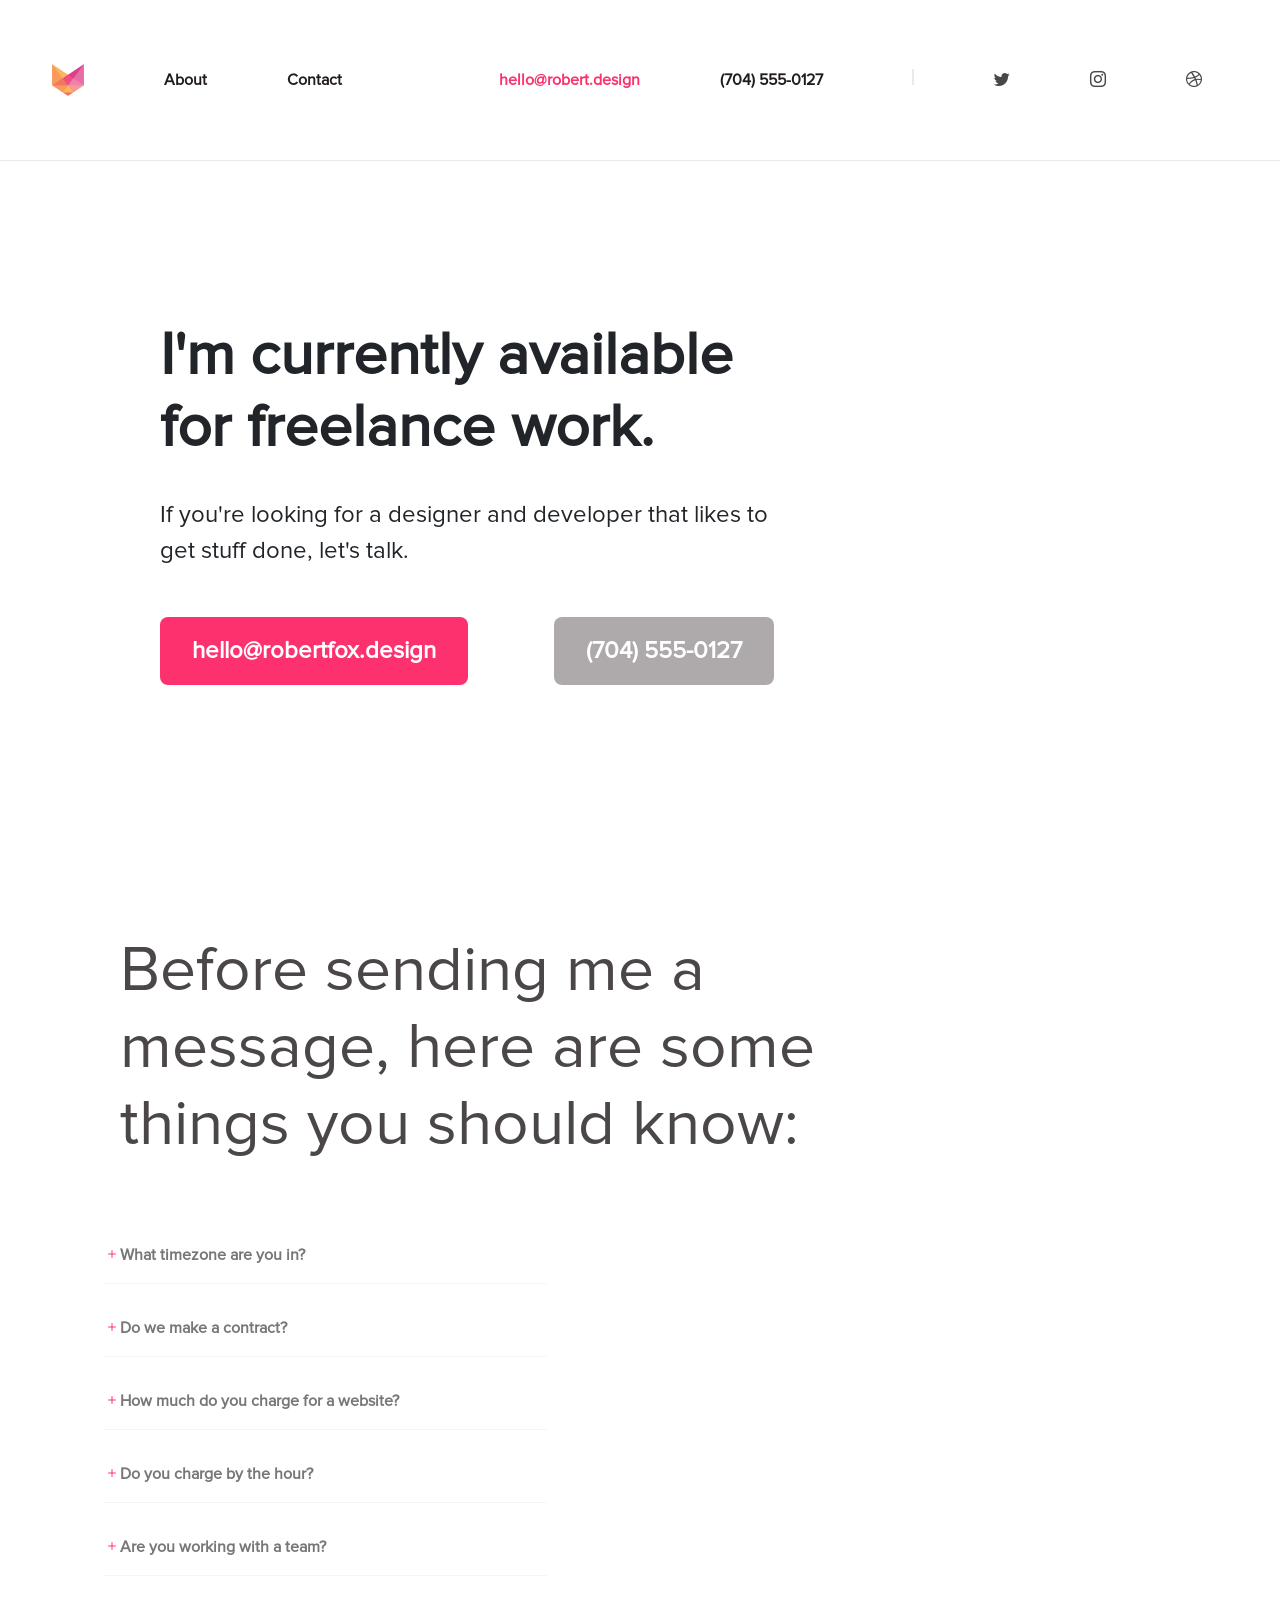
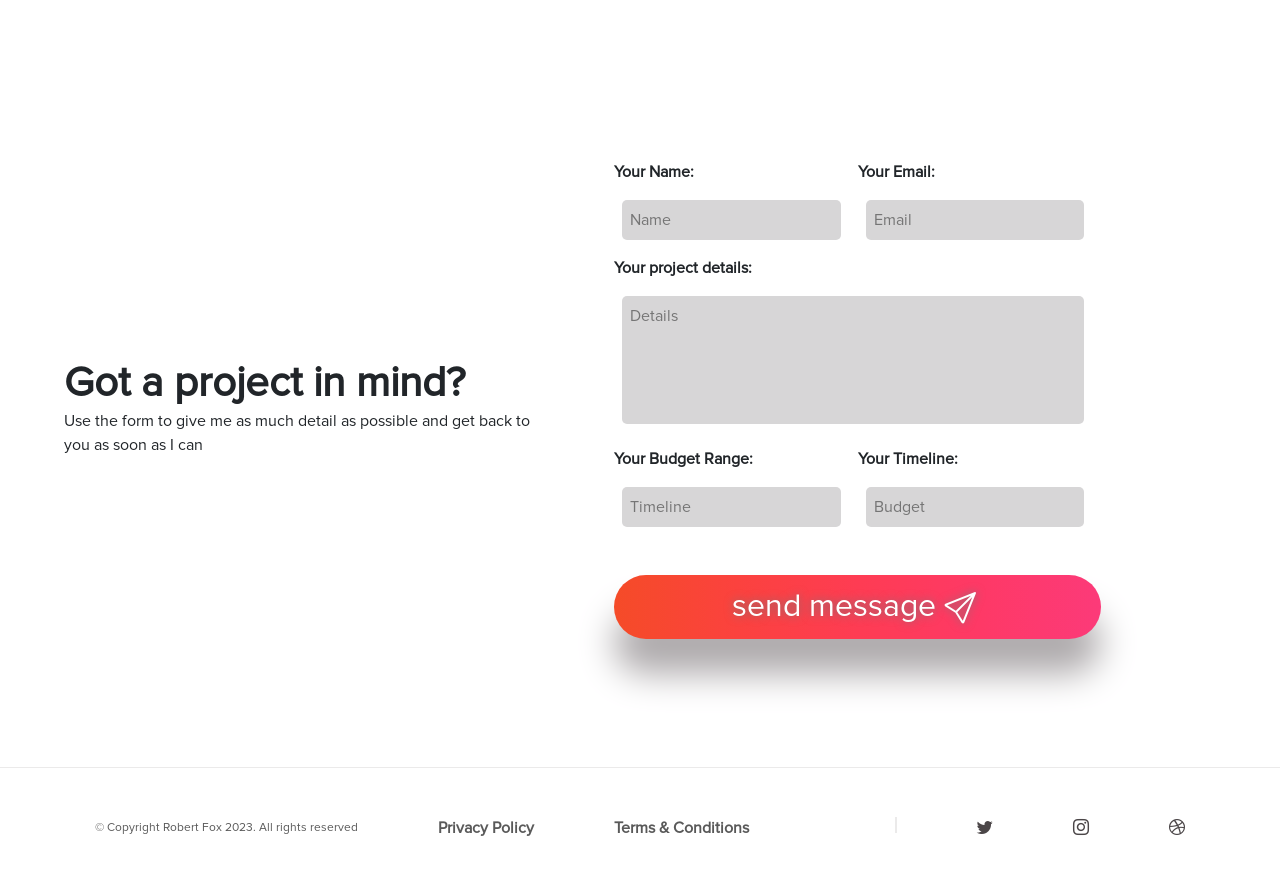
<file: contact.html>
<!DOCTYPE html>
<html lang="en">
  <head>
    <meta charset="UTF-8" />
    <meta name="viewport" content="width=device-width, initial-scale=1.0" />
    <!-- Bootstrap Links -->
    <link
      href="https://cdn.jsdelivr.net/npm/bootstrap@5.3.2/dist/css/bootstrap.min.css"
      rel="stylesheet"
      integrity="sha384-T3c6CoIi6uLrA9TneNEoa7RxnatzjcDSCmG1MXxSR1GAsXEV/Dwwykc2MPK8M2HN"
      crossorigin="anonymous"
    />
    <link
      rel="stylesheet"
      href="https://cdn.jsdelivr.net/npm/bootstrap-icons@1.11.1/font/bootstrap-icons.css"
    />
    <!-- My Links -->
    <link rel="stylesheet" href="Assets/css/style.css" />
    <title>Robert: Contact</title>

    <link
      rel="shortcut icon"
      href="Assets/Images/logo.png"
      type="image/x-icon"
    />
  </head>
  <body>
    <header class="headsection">
      <div class="header-part-one">
        <nav class="navbar navbar-expand-lg">
          <div class="container-fluid">
            <div id="navbarNav">
              <ul
                class="navbar-nav"
                style="align-items: center; flex-direction: row"
              >
                <li class="nav-item" style="display: flex; align-items: center">
                  <a class="nav-link" href="index.html"
                    ><img src="Assets/Images/logo.png" alt="" class="logoimg"
                  /></a>
                </li>
                <li class="nav-item">
                  <a class="nav-link" href="about.html">About</a>
                </li>
                <li class="nav-item">
                  <a class="nav-link" href="contact.html">Contact</a>
                </li>
              </ul>
            </div>
          </div>
        </nav>
      </div>

      <div class="header-part-two">
        <nav class="navbar navbar-expand-lg">
          <div class="container-fluid">
            <button
              class="navbar-toggler"
              type="button"
              data-bs-toggle="collapse"
              data-bs-target="#navbarNav"
              aria-controls="navbarNav"
              aria-expanded="false"
              aria-label="Toggle navigation"
            >
              <span
                class="navbar-toggler-icon d-flex justify-content-end"
              ></span>
            </button>
            <div class="collapse navbar-collapse" id="navbarNav">
              <ul class="navbar-nav">
                <li class="nav-item">
                  <a
                    class="nav-link highlight"
                    href="mailto:joyalgeorge1111@gmail.com"
                    >hello@robert.design</a
                  >
                </li>
                <li class="nav-item">
                  <a class="nav-link phone-pixel" href="tel: +918714162447"
                    >(704) 555-0127</a
                  >
                </li>
                <li class="nav-item">
                  <a class="nav-link" href="#"><span class="vr"></span></a>
                </li>
                <li class="nav-item">
                  <a
                    class="nav-link"
                    target="”_blank”"
                    href="http://www.twitter.com/"
                    ><i class="bi bi-twitter"></i
                  ></a>
                </li>
                <li class="nav-item">
                  <a
                    class="nav-link"
                    target="”_blank”"
                    href="https://www.instagram.com/"
                    ><i class="bi bi-instagram"></i
                  ></a>
                </li>
                <li class="nav-item">
                  <a
                    class="nav-link"
                    target="”_blank”"
                    href="https://dribbble.com/"
                    ><i class="bi bi-dribbble"></i
                  ></a>
                </li>
              </ul>
            </div>
          </div>
        </nav>
      </div>
    </header>
    <hr />

    <section class="contact-hero">
      <div class="contact-hero-wrapper">
        <h3 class="bold">I'm currently available for freelance work.</h3>
        <p>
          If you're looking for a designer and developer that likes to get stuff
          done, let's talk.
        </p>
        <div class="contact-button-wrapper">
          <button style="background-color: var(--Primary)">
            hello@robertfox.design
          </button>
          <button style="background-color: var(--Black-25)">
            (704) 555-0127
          </button>
        </div>
      </div>
    </section>
    <div class="up">
      <a href="#">
        <i class="bi bi-chevron-double-up"></i>
      </a>
    </div>
    <section class="section-question" id="section-question">
      <div class="side-div">
        <h2 class="bold">
          Before sending me a message, here are some things you should know:
        </h2>
        <div id="question-container"></div>
      </div>
    </section>

    <section class="contact-form-section">
      <div class="contact-form">
        <div class="form-parts">
          <h4 class="bold">Got a project in mind?</h4>
          <p>
            Use the form to give me as much detail as possible and get back to
            you as soon as I can
          </p>
        </div>
        <div class="form-parts">
          <table style="width: 100%">
            <tr>
              <th>Your Name:</th>
              <th>Your Email:</th>
            </tr>
            <tr>
              <td>
                <input type="text" placeholder="Name" />
              </td>
              <td>
                <input type="email" placeholder="Email" />
              </td>
            </tr>
            <tr>
              <th>Your project details:</th>
              <th></th>
            </tr>
            <tr>
              <td colspan="2">
                <textarea name="" id="" placeholder="Details"></textarea>
              </td>
            </tr>
            <tr>
              <th>Your Budget Range:</th>
              <th>Your Timeline:</th>
            </tr>
            <tr>
              <td>
                <input type="text" placeholder="Timeline" />
              </td>
              <td>
                <input type="text" placeholder="Budget" />
              </td>
            </tr>
          </table>
          <button class="form-button" href="mailto:joyalgeorge1111@gmail.com">
            send message <i class="bi bi-send"></i>
          </button>
        </div>
      </div>
    </section>

    <hr />
    <footer
      style="
        display: flex;
        flex-direction: row;
        flex-wrap: wrap;
        justify-content: space-evenly;
        align-items: center;
      "
    >
      <div class="header-part-one">
        <nav class="navbar navbar-expand-lg">
          <div class="container-fluid">
            <div id="navbarNav">
              <ul
                class="navbar-nav"
                style="align-items: center; flex-direction: row"
              >
                <li class="nav-item" style="display: flex; align-items: center">
                  <a class="nav-link" href="#"
                    ><p style="margin: 0; font-size: 12px">
                      &copy; Copyright Robert Fox 2023. All rights reserved
                    </p></a
                  >
                </li>
                <li class="nav-item">
                  <a
                    class="nav-link bold"
                    href="Assets/Infos/privacy-policy.html"
                    >Privacy Policy</a
                  >
                </li>
                <li class="nav-item">
                  <a
                    class="nav-link bold"
                    href="Assets/Infos/terms&conditions.html"
                    >Terms & Conditions</a
                  >
                </li>
              </ul>
            </div>
          </div>
        </nav>
      </div>

      <div class="header-part-two">
        <nav class="navbar navbar-expand-lg">
          <div class="container-fluid">
            <button
              class="navbar-toggler"
              type="button"
              data-bs-toggle="collapse"
              data-bs-target="#navbarNav"
              aria-controls="navbarNav"
              aria-expanded="false"
              aria-label="Toggle navigation"
            >
              <span
                class="navbar-toggler-icon d-flex justify-content-end"
              ></span>
            </button>
            <div class="collapse navbar-collapse" id="navbarNav">
              <ul class="navbar-nav">
                <li class="nav-item">
                  <a class="nav-link" href="#"><span class="vr"></span></a>
                </li>
                <li class="nav-item">
                  <a
                    class="nav-link"
                    target="”_blank”"
                    href="http://www.twitter.com/"
                    ><i class="bi bi-twitter"></i
                  ></a>
                </li>
                <li class="nav-item">
                  <a
                    class="nav-link"
                    target="”_blank”"
                    href="https://www.instagram.com/"
                    ><i class="bi bi-instagram"></i
                  ></a>
                </li>
                <li class="nav-item">
                  <a
                    class="nav-link"
                    target="”_blank”"
                    href="https://dribbble.com/"
                    ><i class="bi bi-dribbble"></i
                  ></a>
                </li>
              </ul>
            </div>
          </div>
        </nav>
      </div>
    </footer>

    <script
      src="https://cdn.jsdelivr.net/npm/bootstrap@5.3.2/dist/js/bootstrap.bundle.min.js"
      integrity="sha384-C6RzsynM9kWDrMNeT87bh95OGNyZPhcTNXj1NW7RuBCsyN/o0jlpcV8Qyq46cDfL"
      crossorigin="anonymous"
    ></script>
    <script src="Assets/js/script.js"></script>
  </body>
</html>
</file>
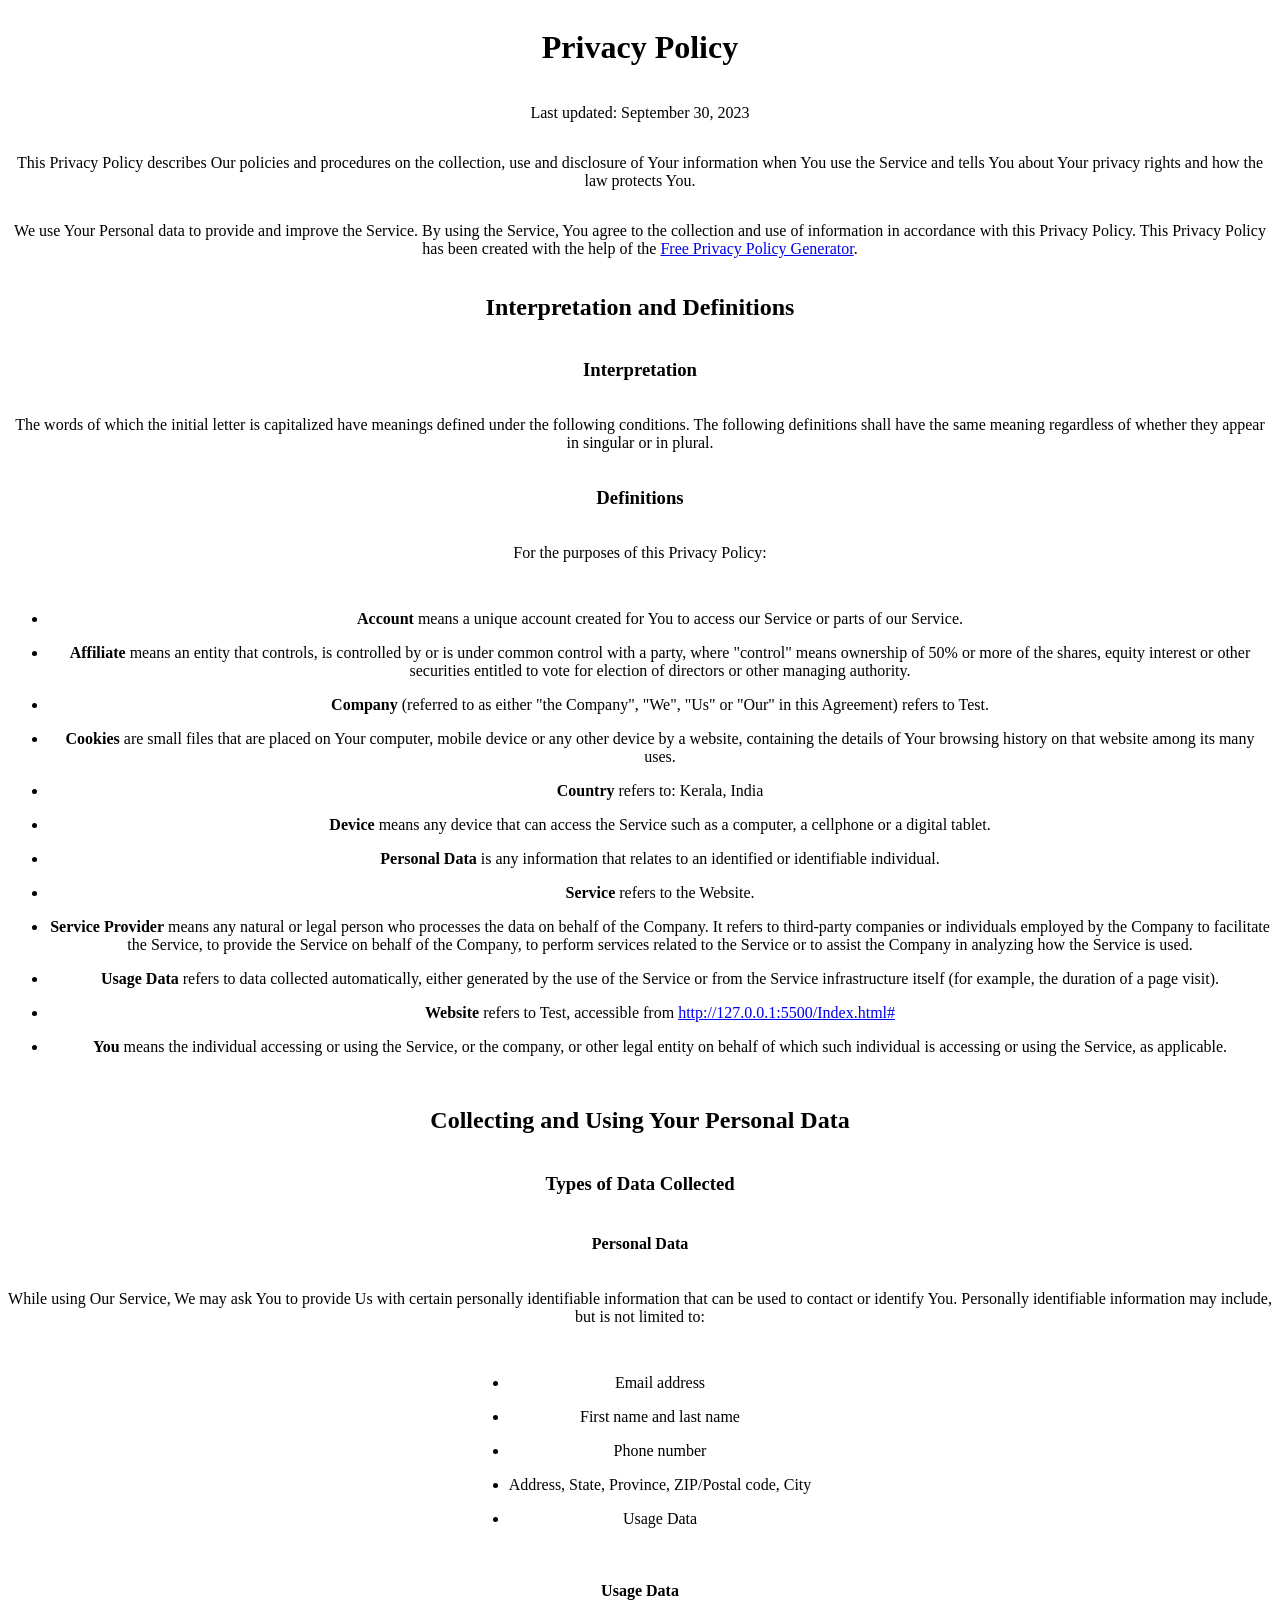
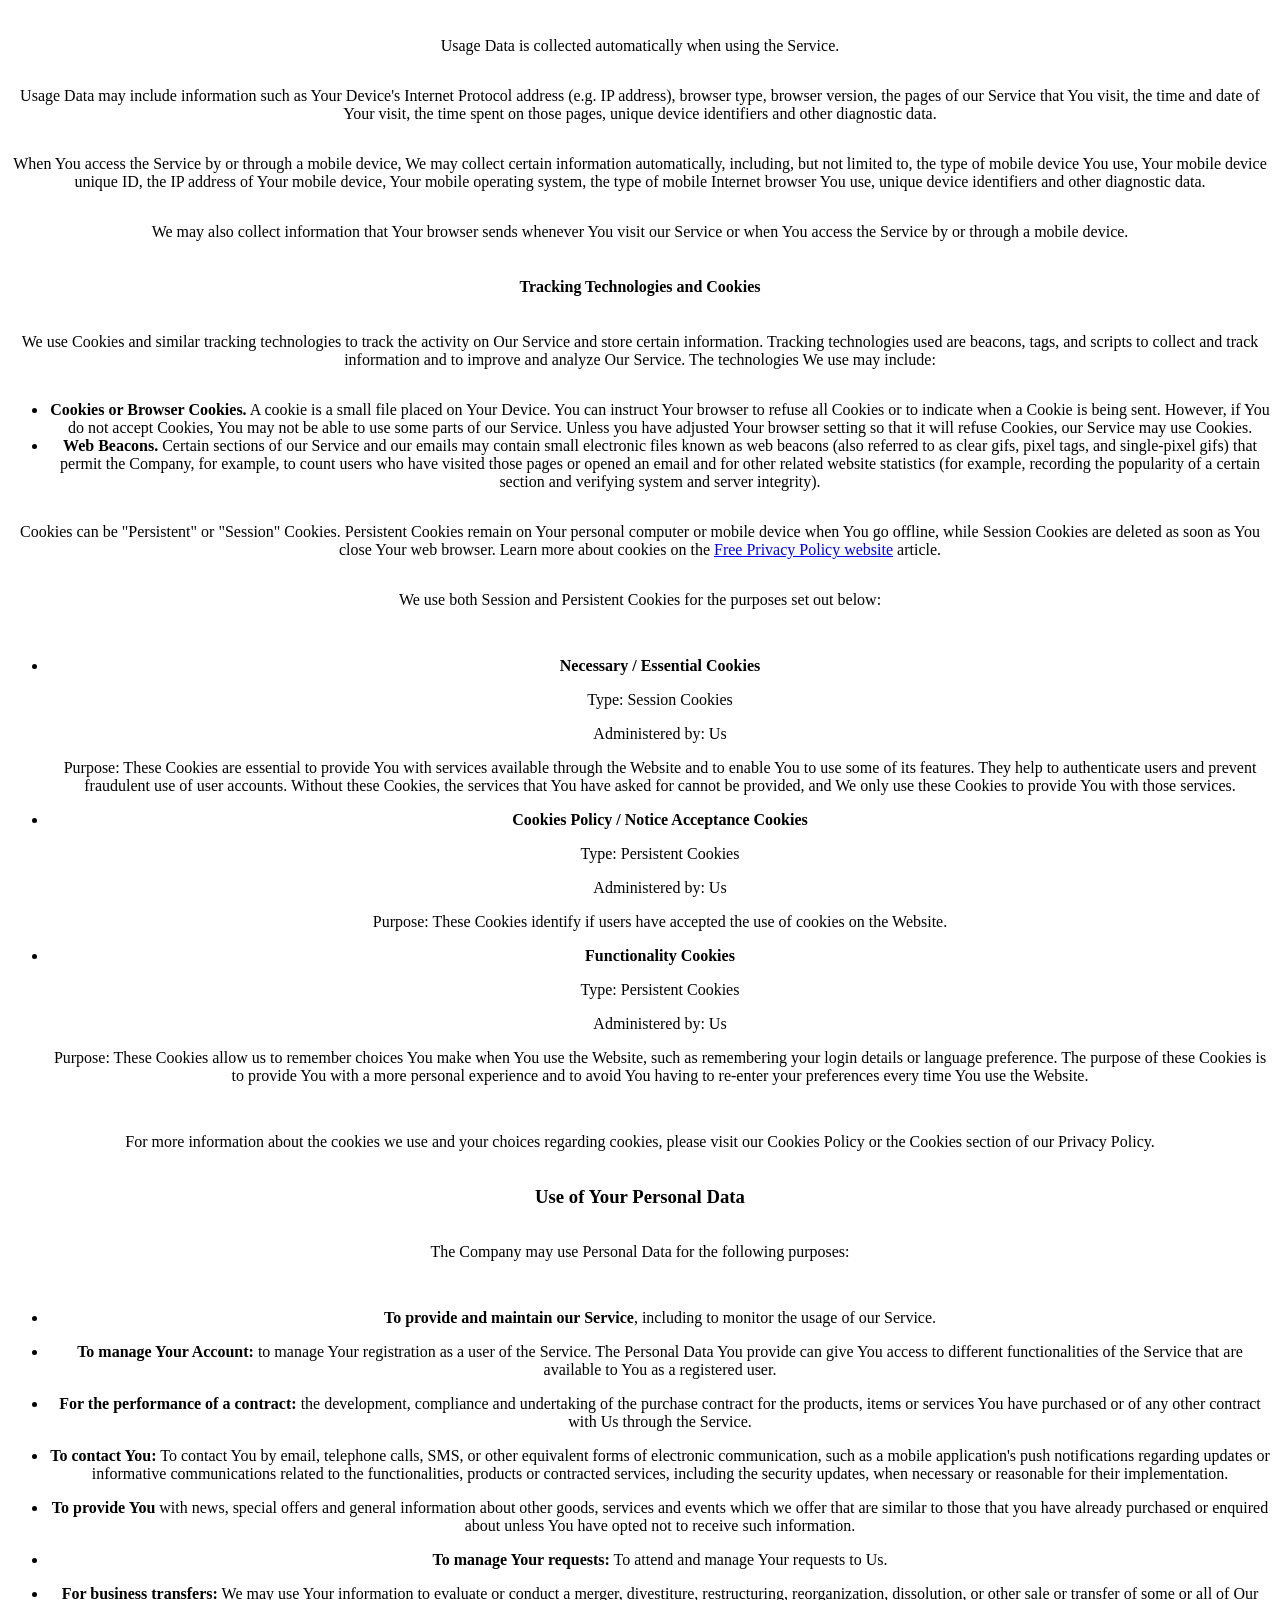
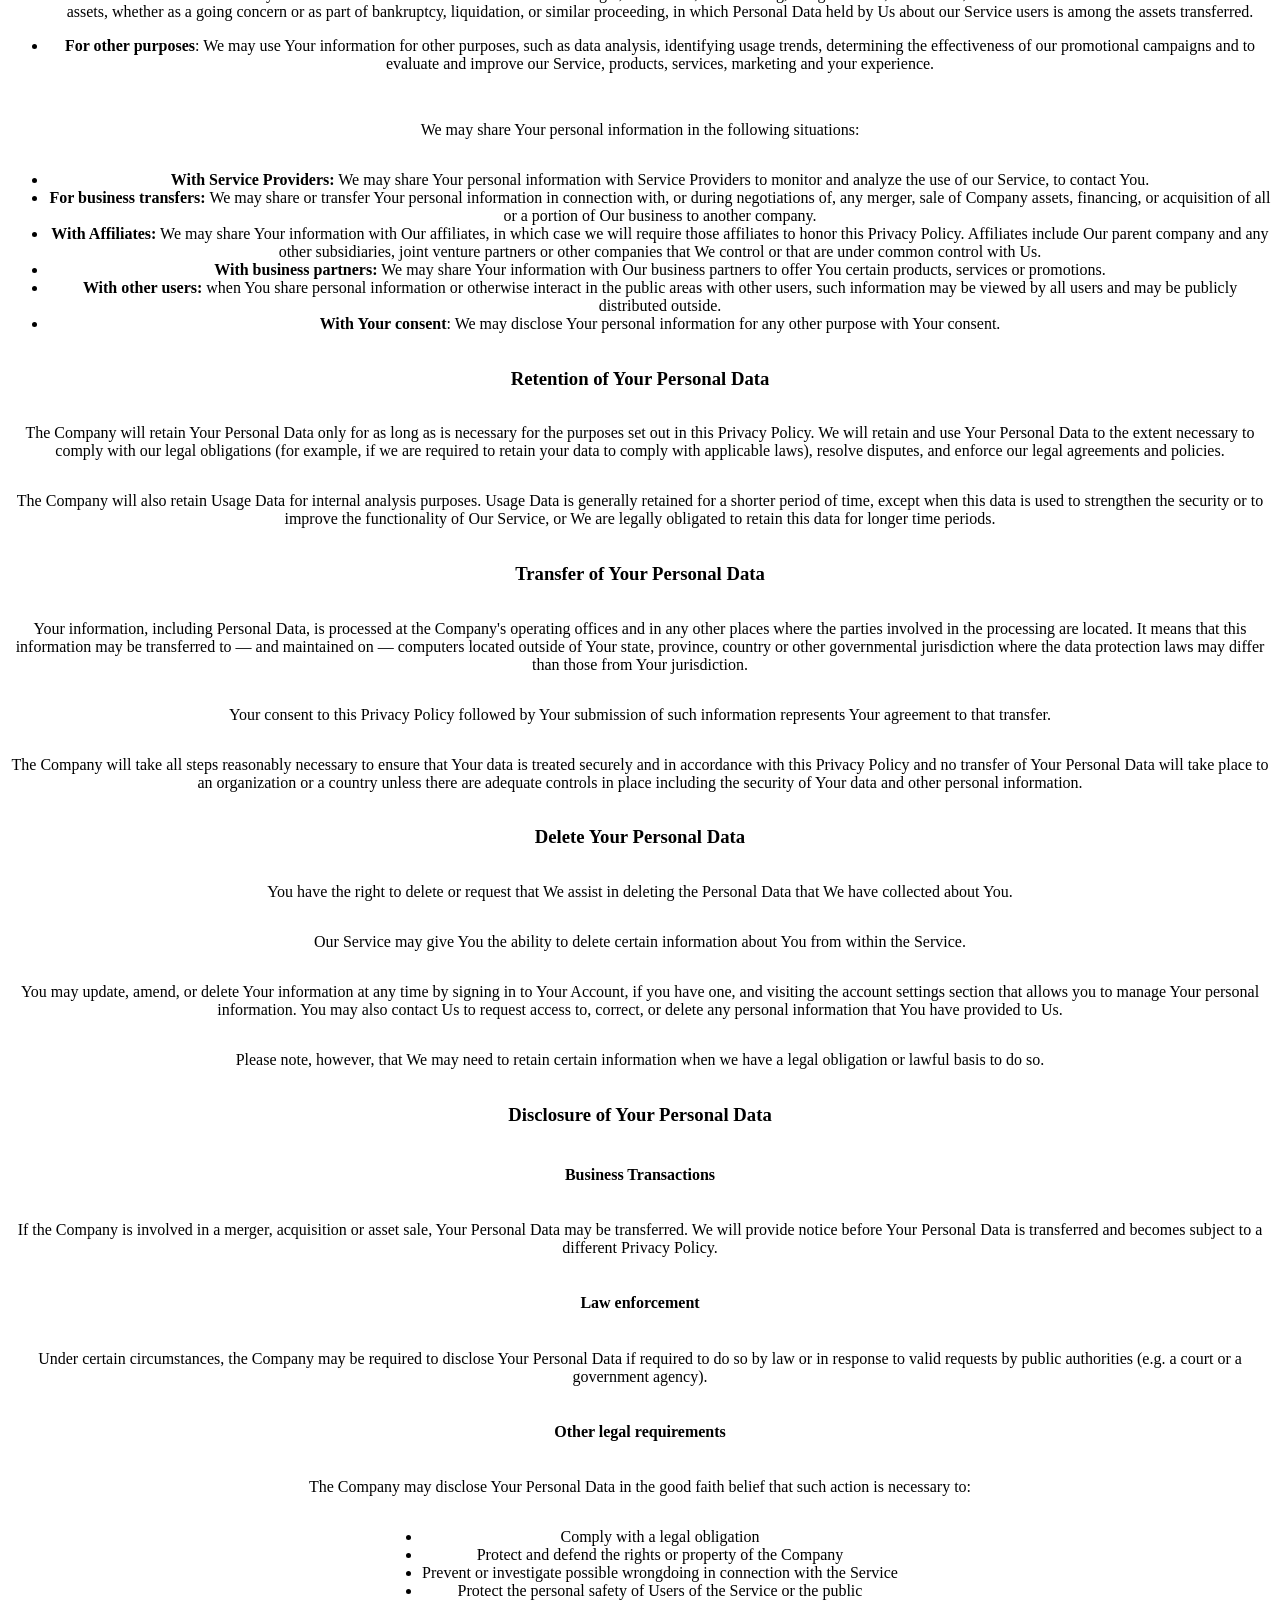
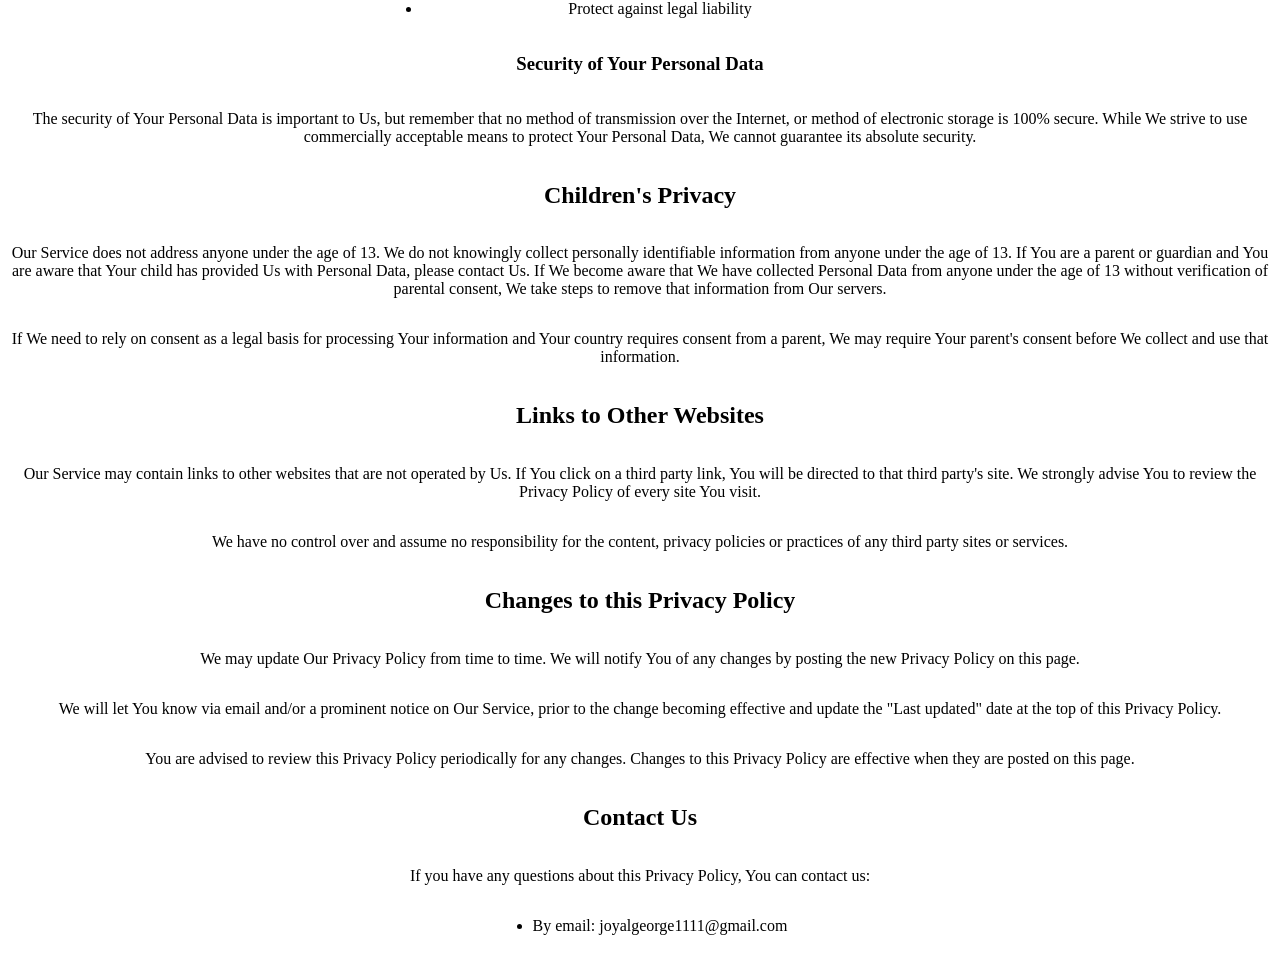
<file: Assets/Infos/privacy-policy.html>
<!DOCTYPE html>
<html lang="en">
<head>
    <meta charset="UTF-8">
    <meta name="viewport" content="width=device-width, initial-scale=1.0">
    <title>Document</title>
</head>
<body style="text-align: center;display: flex;flex-direction: column;align-items: center;flex-wrap: wrap;">
    <h1>Privacy Policy</h1>
    <p>Last updated: September 30, 2023</p>
    <p>This Privacy Policy describes Our policies and procedures on the collection, use and disclosure of Your information when You use the Service and tells You about Your privacy rights and how the law protects You.</p>
    <p>We use Your Personal data to provide and improve the Service. By using the Service, You agree to the collection and use of information in accordance with this Privacy Policy. This Privacy Policy has been created with the help of the <a href="https://www.freeprivacypolicy.com/free-privacy-policy-generator/" target="_blank">Free Privacy Policy Generator</a>.</p>
    <h2>Interpretation and Definitions</h2>
    <h3>Interpretation</h3>
    <p>The words of which the initial letter is capitalized have meanings defined under the following conditions. The following definitions shall have the same meaning regardless of whether they appear in singular or in plural.</p>
    <h3>Definitions</h3>
    <p>For the purposes of this Privacy Policy:</p>
    <ul>
    <li>
    <p><strong>Account</strong> means a unique account created for You to access our Service or parts of our Service.</p>
    </li>
    <li>
    <p><strong>Affiliate</strong> means an entity that controls, is controlled by or is under common control with a party, where &quot;control&quot; means ownership of 50% or more of the shares, equity interest or other securities entitled to vote for election of directors or other managing authority.</p>
    </li>
    <li>
    <p><strong>Company</strong> (referred to as either &quot;the Company&quot;, &quot;We&quot;, &quot;Us&quot; or &quot;Our&quot; in this Agreement) refers to Test.</p>
    </li>
    <li>
    <p><strong>Cookies</strong> are small files that are placed on Your computer, mobile device or any other device by a website, containing the details of Your browsing history on that website among its many uses.</p>
    </li>
    <li>
    <p><strong>Country</strong> refers to: Kerala,  India</p>
    </li>
    <li>
    <p><strong>Device</strong> means any device that can access the Service such as a computer, a cellphone or a digital tablet.</p>
    </li>
    <li>
    <p><strong>Personal Data</strong> is any information that relates to an identified or identifiable individual.</p>
    </li>
    <li>
    <p><strong>Service</strong> refers to the Website.</p>
    </li>
    <li>
    <p><strong>Service Provider</strong> means any natural or legal person who processes the data on behalf of the Company. It refers to third-party companies or individuals employed by the Company to facilitate the Service, to provide the Service on behalf of the Company, to perform services related to the Service or to assist the Company in analyzing how the Service is used.</p>
    </li>
    <li>
    <p><strong>Usage Data</strong> refers to data collected automatically, either generated by the use of the Service or from the Service infrastructure itself (for example, the duration of a page visit).</p>
    </li>
    <li>
    <p><strong>Website</strong> refers to Test, accessible from <a href="http://127.0.0.1:5500/Index.html#" rel="external nofollow noopener" target="_blank">http://127.0.0.1:5500/Index.html#</a></p>
    </li>
    <li>
    <p><strong>You</strong> means the individual accessing or using the Service, or the company, or other legal entity on behalf of which such individual is accessing or using the Service, as applicable.</p>
    </li>
    </ul>
    <h2>Collecting and Using Your Personal Data</h2>
    <h3>Types of Data Collected</h3>
    <h4>Personal Data</h4>
    <p>While using Our Service, We may ask You to provide Us with certain personally identifiable information that can be used to contact or identify You. Personally identifiable information may include, but is not limited to:</p>
    <ul>
    <li>
    <p>Email address</p>
    </li>
    <li>
    <p>First name and last name</p>
    </li>
    <li>
    <p>Phone number</p>
    </li>
    <li>
    <p>Address, State, Province, ZIP/Postal code, City</p>
    </li>
    <li>
    <p>Usage Data</p>
    </li>
    </ul>
    <h4>Usage Data</h4>
    <p>Usage Data is collected automatically when using the Service.</p>
    <p>Usage Data may include information such as Your Device's Internet Protocol address (e.g. IP address), browser type, browser version, the pages of our Service that You visit, the time and date of Your visit, the time spent on those pages, unique device identifiers and other diagnostic data.</p>
    <p>When You access the Service by or through a mobile device, We may collect certain information automatically, including, but not limited to, the type of mobile device You use, Your mobile device unique ID, the IP address of Your mobile device, Your mobile operating system, the type of mobile Internet browser You use, unique device identifiers and other diagnostic data.</p>
    <p>We may also collect information that Your browser sends whenever You visit our Service or when You access the Service by or through a mobile device.</p>
    <h4>Tracking Technologies and Cookies</h4>
    <p>We use Cookies and similar tracking technologies to track the activity on Our Service and store certain information. Tracking technologies used are beacons, tags, and scripts to collect and track information and to improve and analyze Our Service. The technologies We use may include:</p>
    <ul>
    <li><strong>Cookies or Browser Cookies.</strong> A cookie is a small file placed on Your Device. You can instruct Your browser to refuse all Cookies or to indicate when a Cookie is being sent. However, if You do not accept Cookies, You may not be able to use some parts of our Service. Unless you have adjusted Your browser setting so that it will refuse Cookies, our Service may use Cookies.</li>
    <li><strong>Web Beacons.</strong> Certain sections of our Service and our emails may contain small electronic files known as web beacons (also referred to as clear gifs, pixel tags, and single-pixel gifs) that permit the Company, for example, to count users who have visited those pages or opened an email and for other related website statistics (for example, recording the popularity of a certain section and verifying system and server integrity).</li>
    </ul>
    <p>Cookies can be &quot;Persistent&quot; or &quot;Session&quot; Cookies. Persistent Cookies remain on Your personal computer or mobile device when You go offline, while Session Cookies are deleted as soon as You close Your web browser. Learn more about cookies on the <a href="https://www.freeprivacypolicy.com/blog/sample-privacy-policy-template/#Use_Of_Cookies_And_Tracking" target="_blank">Free Privacy Policy website</a> article.</p>
    <p>We use both Session and Persistent Cookies for the purposes set out below:</p>
    <ul>
    <li>
    <p><strong>Necessary / Essential Cookies</strong></p>
    <p>Type: Session Cookies</p>
    <p>Administered by: Us</p>
    <p>Purpose: These Cookies are essential to provide You with services available through the Website and to enable You to use some of its features. They help to authenticate users and prevent fraudulent use of user accounts. Without these Cookies, the services that You have asked for cannot be provided, and We only use these Cookies to provide You with those services.</p>
    </li>
    <li>
    <p><strong>Cookies Policy / Notice Acceptance Cookies</strong></p>
    <p>Type: Persistent Cookies</p>
    <p>Administered by: Us</p>
    <p>Purpose: These Cookies identify if users have accepted the use of cookies on the Website.</p>
    </li>
    <li>
    <p><strong>Functionality Cookies</strong></p>
    <p>Type: Persistent Cookies</p>
    <p>Administered by: Us</p>
    <p>Purpose: These Cookies allow us to remember choices You make when You use the Website, such as remembering your login details or language preference. The purpose of these Cookies is to provide You with a more personal experience and to avoid You having to re-enter your preferences every time You use the Website.</p>
    </li>
    </ul>
    <p>For more information about the cookies we use and your choices regarding cookies, please visit our Cookies Policy or the Cookies section of our Privacy Policy.</p>
    <h3>Use of Your Personal Data</h3>
    <p>The Company may use Personal Data for the following purposes:</p>
    <ul>
    <li>
    <p><strong>To provide and maintain our Service</strong>, including to monitor the usage of our Service.</p>
    </li>
    <li>
    <p><strong>To manage Your Account:</strong> to manage Your registration as a user of the Service. The Personal Data You provide can give You access to different functionalities of the Service that are available to You as a registered user.</p>
    </li>
    <li>
    <p><strong>For the performance of a contract:</strong> the development, compliance and undertaking of the purchase contract for the products, items or services You have purchased or of any other contract with Us through the Service.</p>
    </li>
    <li>
    <p><strong>To contact You:</strong> To contact You by email, telephone calls, SMS, or other equivalent forms of electronic communication, such as a mobile application's push notifications regarding updates or informative communications related to the functionalities, products or contracted services, including the security updates, when necessary or reasonable for their implementation.</p>
    </li>
    <li>
    <p><strong>To provide You</strong> with news, special offers and general information about other goods, services and events which we offer that are similar to those that you have already purchased or enquired about unless You have opted not to receive such information.</p>
    </li>
    <li>
    <p><strong>To manage Your requests:</strong> To attend and manage Your requests to Us.</p>
    </li>
    <li>
    <p><strong>For business transfers:</strong> We may use Your information to evaluate or conduct a merger, divestiture, restructuring, reorganization, dissolution, or other sale or transfer of some or all of Our assets, whether as a going concern or as part of bankruptcy, liquidation, or similar proceeding, in which Personal Data held by Us about our Service users is among the assets transferred.</p>
    </li>
    <li>
    <p><strong>For other purposes</strong>: We may use Your information for other purposes, such as data analysis, identifying usage trends, determining the effectiveness of our promotional campaigns and to evaluate and improve our Service, products, services, marketing and your experience.</p>
    </li>
    </ul>
    <p>We may share Your personal information in the following situations:</p>
    <ul>
    <li><strong>With Service Providers:</strong> We may share Your personal information with Service Providers to monitor and analyze the use of our Service,  to contact You.</li>
    <li><strong>For business transfers:</strong> We may share or transfer Your personal information in connection with, or during negotiations of, any merger, sale of Company assets, financing, or acquisition of all or a portion of Our business to another company.</li>
    <li><strong>With Affiliates:</strong> We may share Your information with Our affiliates, in which case we will require those affiliates to honor this Privacy Policy. Affiliates include Our parent company and any other subsidiaries, joint venture partners or other companies that We control or that are under common control with Us.</li>
    <li><strong>With business partners:</strong> We may share Your information with Our business partners to offer You certain products, services or promotions.</li>
    <li><strong>With other users:</strong> when You share personal information or otherwise interact in the public areas with other users, such information may be viewed by all users and may be publicly distributed outside.</li>
    <li><strong>With Your consent</strong>: We may disclose Your personal information for any other purpose with Your consent.</li>
    </ul>
    <h3>Retention of Your Personal Data</h3>
    <p>The Company will retain Your Personal Data only for as long as is necessary for the purposes set out in this Privacy Policy. We will retain and use Your Personal Data to the extent necessary to comply with our legal obligations (for example, if we are required to retain your data to comply with applicable laws), resolve disputes, and enforce our legal agreements and policies.</p>
    <p>The Company will also retain Usage Data for internal analysis purposes. Usage Data is generally retained for a shorter period of time, except when this data is used to strengthen the security or to improve the functionality of Our Service, or We are legally obligated to retain this data for longer time periods.</p>
    <h3>Transfer of Your Personal Data</h3>
    <p>Your information, including Personal Data, is processed at the Company's operating offices and in any other places where the parties involved in the processing are located. It means that this information may be transferred to — and maintained on — computers located outside of Your state, province, country or other governmental jurisdiction where the data protection laws may differ than those from Your jurisdiction.</p>
    <p>Your consent to this Privacy Policy followed by Your submission of such information represents Your agreement to that transfer.</p>
    <p>The Company will take all steps reasonably necessary to ensure that Your data is treated securely and in accordance with this Privacy Policy and no transfer of Your Personal Data will take place to an organization or a country unless there are adequate controls in place including the security of Your data and other personal information.</p>
    <h3>Delete Your Personal Data</h3>
    <p>You have the right to delete or request that We assist in deleting the Personal Data that We have collected about You.</p>
    <p>Our Service may give You the ability to delete certain information about You from within the Service.</p>
    <p>You may update, amend, or delete Your information at any time by signing in to Your Account, if you have one, and visiting the account settings section that allows you to manage Your personal information. You may also contact Us to request access to, correct, or delete any personal information that You have provided to Us.</p>
    <p>Please note, however, that We may need to retain certain information when we have a legal obligation or lawful basis to do so.</p>
    <h3>Disclosure of Your Personal Data</h3>
    <h4>Business Transactions</h4>
    <p>If the Company is involved in a merger, acquisition or asset sale, Your Personal Data may be transferred. We will provide notice before Your Personal Data is transferred and becomes subject to a different Privacy Policy.</p>
    <h4>Law enforcement</h4>
    <p>Under certain circumstances, the Company may be required to disclose Your Personal Data if required to do so by law or in response to valid requests by public authorities (e.g. a court or a government agency).</p>
    <h4>Other legal requirements</h4>
    <p>The Company may disclose Your Personal Data in the good faith belief that such action is necessary to:</p>
    <ul>
    <li>Comply with a legal obligation</li>
    <li>Protect and defend the rights or property of the Company</li>
    <li>Prevent or investigate possible wrongdoing in connection with the Service</li>
    <li>Protect the personal safety of Users of the Service or the public</li>
    <li>Protect against legal liability</li>
    </ul>
    <h3>Security of Your Personal Data</h3>
    <p>The security of Your Personal Data is important to Us, but remember that no method of transmission over the Internet, or method of electronic storage is 100% secure. While We strive to use commercially acceptable means to protect Your Personal Data, We cannot guarantee its absolute security.</p>
    <h2>Children's Privacy</h2>
    <p>Our Service does not address anyone under the age of 13. We do not knowingly collect personally identifiable information from anyone under the age of 13. If You are a parent or guardian and You are aware that Your child has provided Us with Personal Data, please contact Us. If We become aware that We have collected Personal Data from anyone under the age of 13 without verification of parental consent, We take steps to remove that information from Our servers.</p>
    <p>If We need to rely on consent as a legal basis for processing Your information and Your country requires consent from a parent, We may require Your parent's consent before We collect and use that information.</p>
    <h2>Links to Other Websites</h2>
    <p>Our Service may contain links to other websites that are not operated by Us. If You click on a third party link, You will be directed to that third party's site. We strongly advise You to review the Privacy Policy of every site You visit.</p>
    <p>We have no control over and assume no responsibility for the content, privacy policies or practices of any third party sites or services.</p>
    <h2>Changes to this Privacy Policy</h2>
    <p>We may update Our Privacy Policy from time to time. We will notify You of any changes by posting the new Privacy Policy on this page.</p>
    <p>We will let You know via email and/or a prominent notice on Our Service, prior to the change becoming effective and update the &quot;Last updated&quot; date at the top of this Privacy Policy.</p>
    <p>You are advised to review this Privacy Policy periodically for any changes. Changes to this Privacy Policy are effective when they are posted on this page.</p>
    <h2>Contact Us</h2>
    <p>If you have any questions about this Privacy Policy, You can contact us:</p>
    <ul>
    <li>By email: joyalgeorge1111@gmail.com</li>
    </ul>
</body>
</html>
</file>
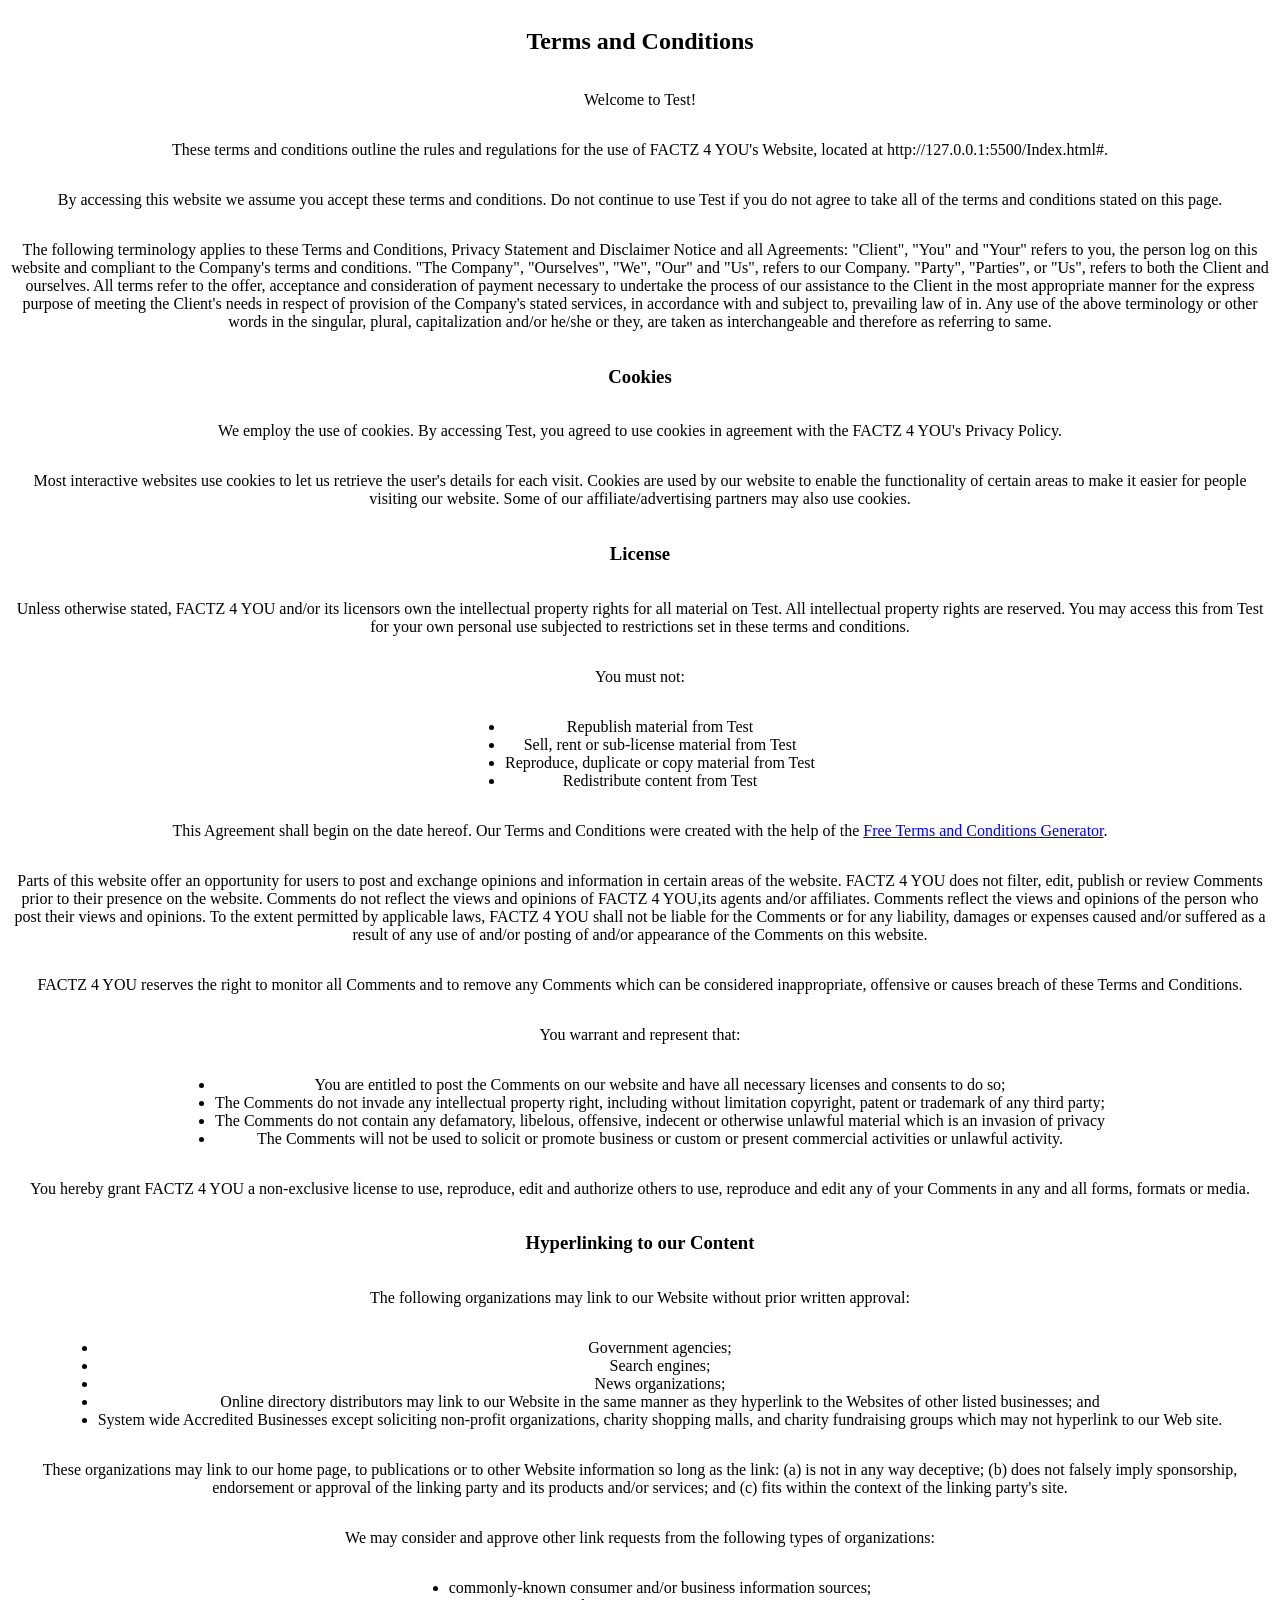
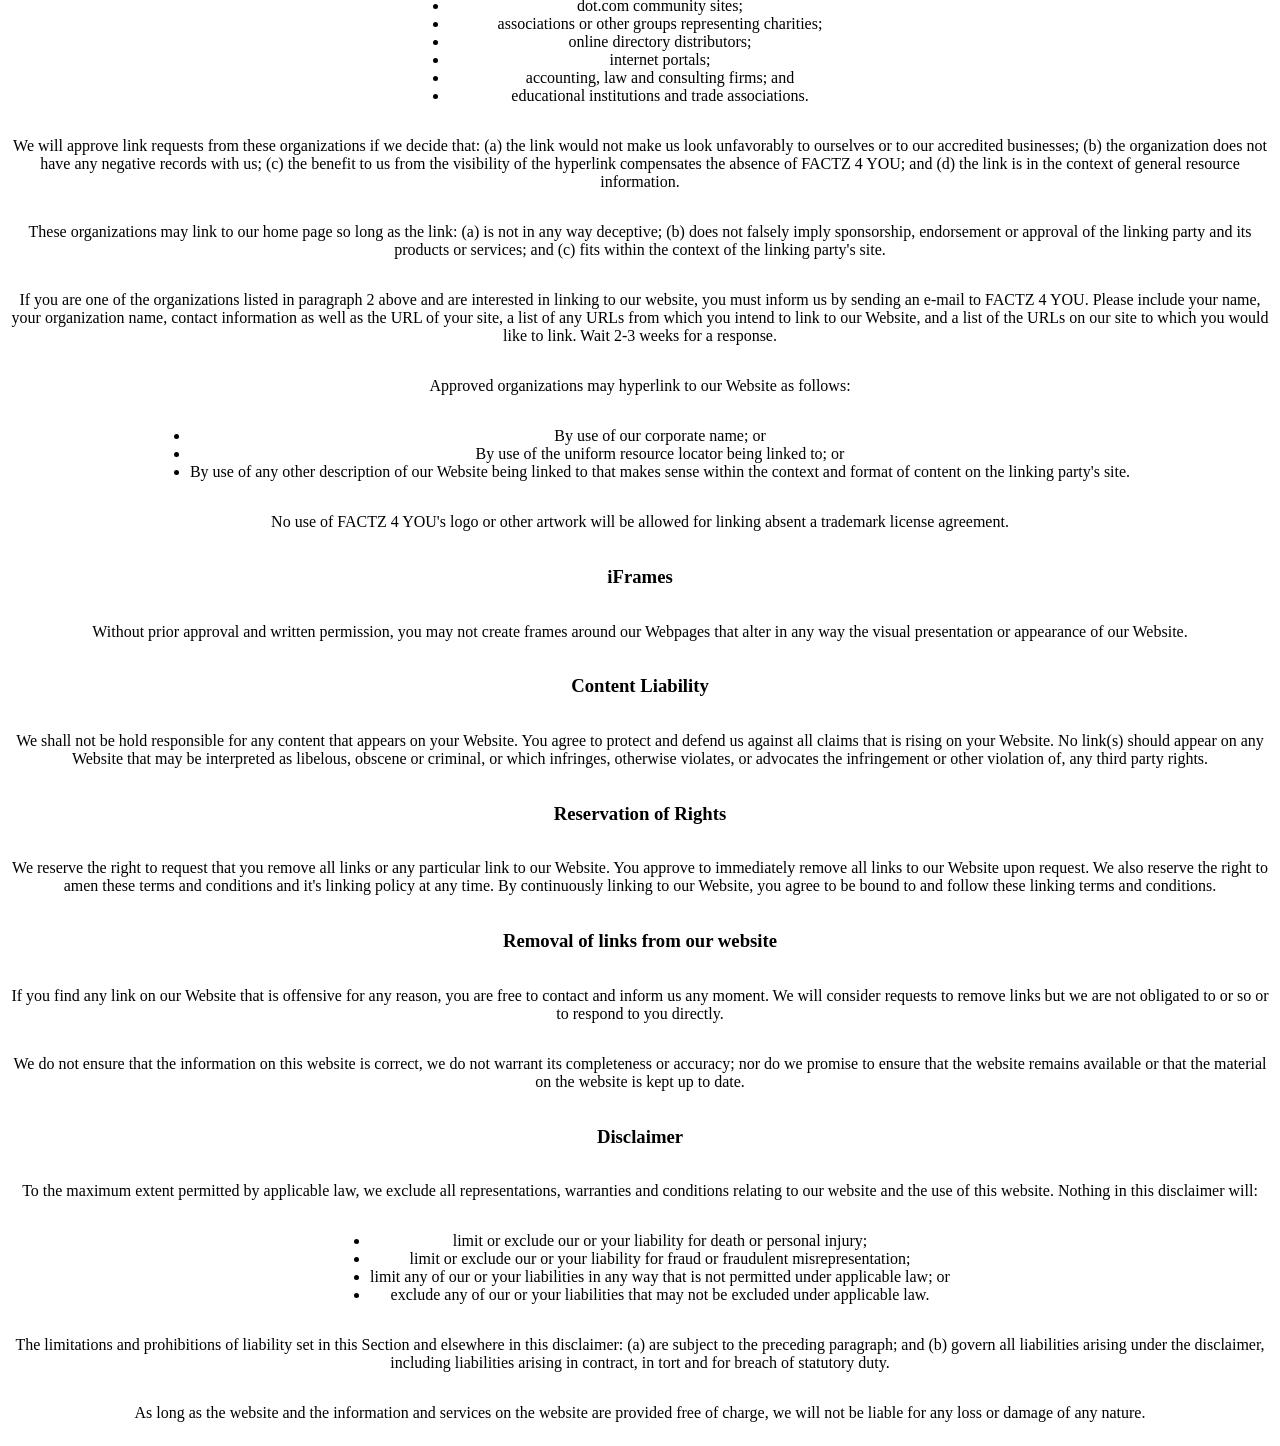
<file: Assets/Infos/terms&conditions.html>
<!DOCTYPE html>
<html lang="en">
<head>
    <meta charset="UTF-8">
    <meta name="viewport" content="width=device-width, initial-scale=1.0">
    <title>Document</title>
</head>
<body style="text-align: center;display: flex;flex-direction: column;align-items: center;flex-wrap: wrap;">
    <h2><strong>Terms and Conditions</strong></h2>

    <p>Welcome to Test!</p>

    <p>These terms and conditions outline the rules and regulations for the use of FACTZ 4 YOU's Website, located at http://127.0.0.1:5500/Index.html#.</p>

    <p>By accessing this website we assume you accept these terms and conditions. Do not continue to use Test if you do not agree to take all of the terms and conditions stated on this page.</p>

    <p>The following terminology applies to these Terms and Conditions, Privacy Statement and Disclaimer Notice and all Agreements: "Client", "You" and "Your" refers to you, the person log on this website and compliant to the Company's terms and conditions. "The Company", "Ourselves", "We", "Our" and "Us", refers to our Company. "Party", "Parties", or "Us", refers to both the Client and ourselves. All terms refer to the offer, acceptance and consideration of payment necessary to undertake the process of our assistance to the Client in the most appropriate manner for the express purpose of meeting the Client's needs in respect of provision of the Company's stated services, in accordance with and subject to, prevailing law of in. Any use of the above terminology or other words in the singular, plural, capitalization and/or he/she or they, are taken as interchangeable and therefore as referring to same.</p>

    <h3><strong>Cookies</strong></h3>

    <p>We employ the use of cookies. By accessing Test, you agreed to use cookies in agreement with the FACTZ 4 YOU's Privacy Policy. </p>

    <p>Most interactive websites use cookies to let us retrieve the user's details for each visit. Cookies are used by our website to enable the functionality of certain areas to make it easier for people visiting our website. Some of our affiliate/advertising partners may also use cookies.</p>

    <h3><strong>License</strong></h3>

    <p>Unless otherwise stated, FACTZ 4 YOU and/or its licensors own the intellectual property rights for all material on Test. All intellectual property rights are reserved. You may access this from Test for your own personal use subjected to restrictions set in these terms and conditions.</p>

    <p>You must not:</p>
    <ul>
        <li>Republish material from Test</li>
        <li>Sell, rent or sub-license material from Test</li>
        <li>Reproduce, duplicate or copy material from Test</li>
        <li>Redistribute content from Test</li>
    </ul>

    <p>This Agreement shall begin on the date hereof. Our Terms and Conditions were created with the help of the <a href="https://www.termsandconditionsgenerator.com/">Free Terms and Conditions Generator</a>.</p>

    <p>Parts of this website offer an opportunity for users to post and exchange opinions and information in certain areas of the website. FACTZ 4 YOU does not filter, edit, publish or review Comments prior to their presence on the website. Comments do not reflect the views and opinions of FACTZ 4 YOU,its agents and/or affiliates. Comments reflect the views and opinions of the person who post their views and opinions. To the extent permitted by applicable laws, FACTZ 4 YOU shall not be liable for the Comments or for any liability, damages or expenses caused and/or suffered as a result of any use of and/or posting of and/or appearance of the Comments on this website.</p>

    <p>FACTZ 4 YOU reserves the right to monitor all Comments and to remove any Comments which can be considered inappropriate, offensive or causes breach of these Terms and Conditions.</p>

    <p>You warrant and represent that:</p>

    <ul>
        <li>You are entitled to post the Comments on our website and have all necessary licenses and consents to do so;</li>
        <li>The Comments do not invade any intellectual property right, including without limitation copyright, patent or trademark of any third party;</li>
        <li>The Comments do not contain any defamatory, libelous, offensive, indecent or otherwise unlawful material which is an invasion of privacy</li>
        <li>The Comments will not be used to solicit or promote business or custom or present commercial activities or unlawful activity.</li>
    </ul>

    <p>You hereby grant FACTZ 4 YOU a non-exclusive license to use, reproduce, edit and authorize others to use, reproduce and edit any of your Comments in any and all forms, formats or media.</p>

    <h3><strong>Hyperlinking to our Content</strong></h3>

    <p>The following organizations may link to our Website without prior written approval:</p>

    <ul>
        <li>Government agencies;</li>
        <li>Search engines;</li>
        <li>News organizations;</li>
        <li>Online directory distributors may link to our Website in the same manner as they hyperlink to the Websites of other listed businesses; and</li>
        <li>System wide Accredited Businesses except soliciting non-profit organizations, charity shopping malls, and charity fundraising groups which may not hyperlink to our Web site.</li>
    </ul>

    <p>These organizations may link to our home page, to publications or to other Website information so long as the link: (a) is not in any way deceptive; (b) does not falsely imply sponsorship, endorsement or approval of the linking party and its products and/or services; and (c) fits within the context of the linking party's site.</p>

    <p>We may consider and approve other link requests from the following types of organizations:</p>

    <ul>
        <li>commonly-known consumer and/or business information sources;</li>
        <li>dot.com community sites;</li>
        <li>associations or other groups representing charities;</li>
        <li>online directory distributors;</li>
        <li>internet portals;</li>
        <li>accounting, law and consulting firms; and</li>
        <li>educational institutions and trade associations.</li>
    </ul>

    <p>We will approve link requests from these organizations if we decide that: (a) the link would not make us look unfavorably to ourselves or to our accredited businesses; (b) the organization does not have any negative records with us; (c) the benefit to us from the visibility of the hyperlink compensates the absence of FACTZ 4 YOU; and (d) the link is in the context of general resource information.</p>

    <p>These organizations may link to our home page so long as the link: (a) is not in any way deceptive; (b) does not falsely imply sponsorship, endorsement or approval of the linking party and its products or services; and (c) fits within the context of the linking party's site.</p>

    <p>If you are one of the organizations listed in paragraph 2 above and are interested in linking to our website, you must inform us by sending an e-mail to FACTZ 4 YOU. Please include your name, your organization name, contact information as well as the URL of your site, a list of any URLs from which you intend to link to our Website, and a list of the URLs on our site to which you would like to link. Wait 2-3 weeks for a response.</p>

    <p>Approved organizations may hyperlink to our Website as follows:</p>

    <ul>
        <li>By use of our corporate name; or</li>
        <li>By use of the uniform resource locator being linked to; or</li>
        <li>By use of any other description of our Website being linked to that makes sense within the context and format of content on the linking party's site.</li>
    </ul>

    <p>No use of FACTZ 4 YOU's logo or other artwork will be allowed for linking absent a trademark license agreement.</p>

    <h3><strong>iFrames</strong></h3>

    <p>Without prior approval and written permission, you may not create frames around our Webpages that alter in any way the visual presentation or appearance of our Website.</p>

    <h3><strong>Content Liability</strong></h3>

    <p>We shall not be hold responsible for any content that appears on your Website. You agree to protect and defend us against all claims that is rising on your Website. No link(s) should appear on any Website that may be interpreted as libelous, obscene or criminal, or which infringes, otherwise violates, or advocates the infringement or other violation of, any third party rights.</p>

    <h3><strong>Reservation of Rights</strong></h3>

    <p>We reserve the right to request that you remove all links or any particular link to our Website. You approve to immediately remove all links to our Website upon request. We also reserve the right to amen these terms and conditions and it's linking policy at any time. By continuously linking to our Website, you agree to be bound to and follow these linking terms and conditions.</p>

    <h3><strong>Removal of links from our website</strong></h3>

    <p>If you find any link on our Website that is offensive for any reason, you are free to contact and inform us any moment. We will consider requests to remove links but we are not obligated to or so or to respond to you directly.</p>

    <p>We do not ensure that the information on this website is correct, we do not warrant its completeness or accuracy; nor do we promise to ensure that the website remains available or that the material on the website is kept up to date.</p>

    <h3><strong>Disclaimer</strong></h3>

    <p>To the maximum extent permitted by applicable law, we exclude all representations, warranties and conditions relating to our website and the use of this website. Nothing in this disclaimer will:</p>

    <ul>
        <li>limit or exclude our or your liability for death or personal injury;</li>
        <li>limit or exclude our or your liability for fraud or fraudulent misrepresentation;</li>
        <li>limit any of our or your liabilities in any way that is not permitted under applicable law; or</li>
        <li>exclude any of our or your liabilities that may not be excluded under applicable law.</li>
    </ul>

    <p>The limitations and prohibitions of liability set in this Section and elsewhere in this disclaimer: (a) are subject to the preceding paragraph; and (b) govern all liabilities arising under the disclaimer, including liabilities arising in contract, in tort and for breach of statutory duty.</p>

    <p>As long as the website and the information and services on the website are provided free of charge, we will not be liable for any loss or damage of any nature.</p>
</body>
</html>
</file>
<file: Assets/css/style.css>
@font-face {
  font-family: "Proxima Nova";
  src: url("/Assets/Fonts/Proxima-Nova.otf") format("opentype");
}

@font-face {
  font-family: "Brandon Grotesque";
  src: url("/Assets/Fonts/brandon-grotesque-thin-italic.otf");
}

* {
  margin: 0;
  padding: 0;
  font-family: "Proxima Nova";
}

:root {
  --Black: #221c1e;
  --Black-75: #4b4648;
  --Black-50: #797678;
  --Black-25: #aeaaac;
  --Black-10: #ceccce;
  --Black-5: #d7d6d7;

  --Primary: #fc316e;
  --Secondary: #fd4d29;
  --Gradiant: linear-gradient(
    to left,
    #fc3a79,
    #fe3966,
    #fe3c53,
    #fb423e,
    #f54b28
  ); /*  background-image: */

  --Error: #bd241f;
}

h1 {
  font-size: 6rem;
  margin: 0;
}

h2 {
  font-size: 4rem;
  margin: 0;
}

h3 {
  font-size: 60px;
  margin: 0;
  font-weight: light;
}

h4 {
  font-size: 42px;
  margin: 0;
}

h5 {
  font-size: 30px;
  margin: 0;
}

h6 {
  font-size: 22px;
  margin: 0;
}

.bold {
  font-weight: bold;
}

i {
  color: var(--Black-75);
}

.up {
  display: none;
  justify-content: flex-end;
  align-items: center;
  flex-direction: row;
  flex-wrap: wrap;
  margin: 32px;
  position: fixed;
  bottom: 80px;
  right: 40px;
}

.up a {
  text-decoration: none;
}

.up i {
  border-radius: 16px;
  width: 40px;
  color: var(--Black-50);
  font-weight: 100;
  font-size: 24px;
  height: 40px;
  display: flex;
  justify-content: center;
  align-items: center;
  background-color: white;
  box-shadow: 0 10px 16px grey;
}

.basic-display-flex {
  display: flex;
  flex-direction: column;
  align-items: center;
  justify-content: center;
}

.headsection {
  display: flex;
  width: 98vw;
  height: 16vh;
  margin: 8px 0;
  line-height: 24px;
  flex-direction: row;
  flex-wrap: nowrap;
  justify-content: space-between;
  align-items: center;
}

.phone-pixel {
  width: 128px !important;
}

.headsection a {
  color: var(--Black);
  font-weight: bold;
  text-decoration: none;
  margin: auto 32px;
}

.logoimg {
  height: 32px;
}

.headsection .header-part-one {
  width: fit-content;
  display: flex;
  align-items: center;
  justify-content: center;
  flex-direction: row;
  flex-wrap: nowrap;
}

.headsection .header-part-two {
  display: flex;
  width: min-content;
  flex-direction: row;
  justify-content: center;
  align-items: center;
  flex-wrap: nowrap;
}

.navbarNav ul {
  display: flex;
  flex-direction: row;
  align-items: center;
}

li img {
  width: 32px;
}

.full-screen {
  width: 100vw;
  height: 100vh;
}
/* -----Large Devices----- */

@media screen and (min-width: 1146px) {
  .highlight {
    color: var(--Primary) !important;
  }

  .vr {
    width: 2px;
    height: 16px !important;
    background-color: var(--Black-25);
  }

  hr {
    color: var(--Black-25);
    margin: 0;
  }

  .herosection {
    display: flex;
    line-height: 32px;
    margin: 64px 0;
    height: 600px;
    justify-content: center;
    flex-wrap: wrap;
    align-items: center;
    flex-direction: column;
    text-align: center;
  }

  .herosection div {
    max-width: 768px;
    min-width: 90vw;
    height: 100%;
    padding: 0;
  }

  .center-align-text {
    text-align: center !important;
    display: flex;
    flex-direction: column;
    flex-wrap: nowrap;
    justify-content: center;
    align-items: center;
  }

  .herosection h3 {
    width: 80%;
    color: var(--Black-75);
    margin: auto;
  }

  .herosection h1 {
    width: fit-content;
    color: var(--Black);
    color: var(--Black-75);
    margin: auto;
  }

  .herosection p {
    width: 70%;
    color: var(--Black-75);
    width: 50%;
    color: var(--Black-75);
    margin: auto;
  }

  .button {
    width: fit-content;
    border-radius: 100px;
    padding: 24px 48px;
    color: white;
    margin: 32px auto;
    display: flex;
    border: none;
    font-size: 32px;
    text-shadow: 0 0 10px var(--Black-50);
    box-shadow: 0 35px 35px var(--Black-25);
    background-image: var(--Gradiant) !important;
    align-items: center;
  }

  .button i {
    height: 40px;
    width: 48px;
    color: white;
  }

  .herosection i {
    font-size: 32px;
    margin: auto 8px;
  }

  .button:hover {
    padding: 24px 44px;
    transform: translate(0, -5px);
  }

  .button:active {
    opacity: 0.8;
  }

  .disabled {
    background: rgba(136, 54, 136, 0.774) !important;
    color: rgba(255, 255, 255, 0.735);
    pointer-events: none;
  }

  .beenwith span {
    display: flex;
    width: 100%;
    background-color: var(--Black-5);
    justify-content: center;
    align-items: center;
    flex-direction: column;
    height: 50vh;
  }

  .beenwith-parts {
    margin: 16px 0;
  }

  .beenwith span i {
    margin: 0 32px;
    font-size: 40px;
  }

  img {
    width: 64px;
  }

  .p-8 {
    padding: 8px;
  }

  .p-32 {
    padding: 32px;
  }

  .home-quotes {
    margin: 32px 0;
    display: flex;
    flex-direction: column;
    align-items: center;
    justify-content: center;
  }

  .home-quotes h4 {
    display: flex;
    text-align: center;
    width: 32ch;
    flex-direction: row;
    flex-wrap: wrap;
  }

  .home-quotes img {
    width: 128px;
  }

  .names {
    display: flex;
    flex-direction: column;
    align-items: center;
    justify-content: center;
  }

  .names p {
    margin: 0;
  }

  .work-img-section span {
    margin: 96px 0;
    width: 100vw;
    background-color: var(--Black-5);
    height: 90vh;
  }
  .work-img-section img {
    position: relative;
    width: 75%;
    box-shadow: 0 5px 25px var(--Black-50);
    bottom: 550px;
    border-radius: 20px;
  }
  .work-sections .work-div {
    width: 100%;
    display: grid;
    margin: 64px 0;
    grid-template-columns: 128px 1fr 1fr 128px;
    grid-template-rows: 128px 1fr 128px;
  }

  .work-sections .work-span {
    display: grid;
    grid-column-start: 1;
    grid-row-start: 1;
    grid-column-end: 5;
    grid-row-end: 3;
  }

  .work-sections .work-img {
    width: 100%;
    height: 95%;
    display: grid;
    grid-column-start: 2;
    grid-row-start: 2;
    grid-column-end: 4;
    grid-row-end: 4;
    border-radius: 20px;
    box-shadow: 0 0px 20px var(--Black-50);
    object-fit: cover;
  }

  .footer-before {
    width: 65%;
    height: 100%;
    margin: 128px;
  }

  .footer-before p {
    width: 60%;
    margin: 32px 0;
  }

  .footer-before .footer-contact-div {
    width: 40%;
    display: flex;
    flex-wrap: nowrap;
    justify-content: start;
  }

  footer ul li {
    margin: 32px;
  }

  /* -----About Form----- */

  .about-me-hero {
    margin: 64px 0;
  }

  .about-me-brief {
    width: 75%;
  }

  .about-me-brief p {
    margin: 24px 0;
    width: 75%;
  }

  .my-photo-album {
    margin: 128px 0;
  }

  .album-wrapper {
    width: 95%;
    display: flex;
    flex-direction: row;
    flex-wrap: wrap;
    justify-content: space-around;
    align-items: center;
  }

  .photos {
    width: 32%;
    height: 450px;
    margin: 64px 0;
    border-radius: 20px;
  }

  .photos img {
    width: 100%;
    height: 100%;
    object-fit: cover;
    box-shadow: 0 5px 15px var(--Black-50);
  }

  section {
    margin: 32px 0;
    display: flex;
    flex-direction: row;
    align-items: center;
    justify-content: center;
  }

  .section-testimonials {
    background-color: var(--Black-10);
    display: flex;
    flex-direction: row;
    align-items: center;
    justify-content: center;
  }

  .bold {
    font-weight: bold;
  }

  .slide {
    width: 95%;
    cursor: pointer;
    display: flex;
    flex-direction: column;
    flex-wrap: wrap;
    align-items: center;
    justify-content: center;
  }

  .drag-body {
    margin: 32px 32px 0px;
    width: 32vw;
    height: 64px;
    background-color: rgb(255, 255, 255);
    border: 2px solid var(--Black-10);
    box-shadow: black 0px 5px 10px;
    display: flex;
    border-radius: 40px;
    flex-direction: row;
    justify-content: center;
    align-items: center;
  }

  .slider {
    display: flex;
    height: 32px;
    width: 42%;
    align-items: center;
    justify-content: center;
  }

  .slider h6 {
    color: var(--Black-50);
    font-size: 16px;
  }

  .active {
    border-radius: 20px;
    background-color: var(--Black-50);
  }

  .active h6 {
    color: white !important;
  }

  .home-quotes h4 {
    display: flex;
    text-align: center;
    width: 32ch;
    flex-direction: row;
    flex-wrap: wrap;
  }

  .tools-section {
    margin: 128px 0;
  }

  .slide-contents {
    width: 100%;
    border-radius: 20px;
    display: flex;
    align-items: flex-start;
    flex-direction: row;
    justify-content: center;
  }

  .dividers {
    display: flex;
    padding: 16px;
    margin: 32px 8px;
    border-radius: 58px;
    box-shadow: 0 5px 10px black;
    width: 100%;
    height: 200px;
    background-color: rgb(255, 255, 255);
    border: 1px solid darkgray;
    flex-direction: column;
    justify-content: center;
    align-items: center;
  }

  .dividers img {
    margin: 8px;
    border-radius: 16px;
    box-sizing: unset;
  }

  img {
    width: 96px;
  }

  .p-8 {
    padding: 8px;
  }

  .p-32 {
    padding: 32px;
  }

  .contact-testimonials {
    height: 350px;
    margin: 64px;
    box-shadow: 0 5px 10px gray;
    background-color: #fff;
    display: flex;
    flex-direction: column;
    align-items: center;
    justify-content: center;
  }

  .contact-testimonials h6 {
    color: var(--Black);
    font-size: 24px;
    display: flex;
    text-align: center;
    font-family: "Brandon Grotesque" !important;
    width: 32ch;
    padding: 24px 40px;
    flex-direction: row;
  }

  .section-question {
    margin: 96px;
    display: flex;
    flex-direction: row;
    align-items: center;
    justify-content: flex-start;
  }

  .section-question div {
    width: 75%;
  }

  .section-question h2 {
    color: var(--Black-75);
    font-weight: normal;
    margin: 72px 24px;
  }

  .section-question i {
    color: var(--Primary);
  }

  .section-question p {
    color: var(--Black-50);
  }

  .section-question .individual-answers {
    color: var(--Black-25);
  }

  .questions {
    padding: 8px;
  }

  .questions hr {
    color: var(--Black-5);
    margin: 16px 0;
  }

  .answers {
    width: 40ch;
    margin: 16px;
  }

  .customer {
    display: flex;
    flex-direction: column;
    flex-wrap: wrap;
    align-items: center;
    justify-content: center;
  }
  .customer p {
    margin: 0;
  }

  .abilities-section {
    margin: 128px 0;
  }

  .ability-wrapper {
    display: flex;
    flex-direction: row;
    flex-wrap: wrap;
    justify-content: center;
    align-items: flex-start;
    width: 95%;
  }

  .ability-parts {
    width: 32%;
    text-align: center;
    margin: 32px 8px;
  }

  .ability-parts i {
    color: var(--Error);
    font-size: 40px;
  }

  .ability-parts h5 {
    width: 100%;
    margin: 24px 0px;
  }

  .ability-parts p {
    width: 100%;
    margin: 24px 0;
  }

  .section-speciality {
    margin: 96px 0;
  }

  .speciality-wrapper {
    width: 85%;
  }

  .speciality-head {
    width: 75%;
    margin: 64px 0;
  }

  .speciality-parts-wrapper {
    display: flex;
    flex-direction: row;
    flex-wrap: wrap;
    justify-content: flex-start;
    align-items: center;
  }

  .speciality-parts {
    width: 47%;
    height: 400px;
    padding: 32px;
    display: flex;
    flex-direction: column;
    justify-content: center;
    flex-wrap: wrap;
  }

  .speciality-parts i {
    color: var(--Error);
    font-size: 40px;
  }

  .speciality-parts h4 {
    margin: 32px 0 16px 0;
  }

  .speciality-parts p {
    width: 48ch;
    margin: 24px 0;
  }

  /* -----Contact Page----- */

  .contact-hero {
    margin: 128px 0;
  }
  .contact-hero-wrapper {
    width: 75%;
  }
  .contact-hero-wrapper h3 {
    width: 64%;
    margin: 32px 0;
  }
  .contact-hero-wrapper p {
    width: 64%;
    font-size: 24px;
  }
  .contact-button-wrapper {
    display: flex;
    flex-direction: row;
    flex-wrap: wrap;
    justify-content: space-between;
    align-items: center;
    width: 64%;
    margin: 48px 0;
  }
  .contact-button-wrapper button {
    padding: 16px 32px;
    border-radius: 8px;
    border: none;
    color: white;
    font-weight: bold;
    font-size: 24px;
  }

  .contact-form-section {
    display: flex;
    justify-content: center;
    align-items: center;
  }

  .contact-form {
    width: 95%;
  }

  .form-parts {
    margin: 32px;
    width: 40%;
    height: 575px;
    float: left;
    display: flex;
    justify-content: center;
    align-items: flex-start;
    flex-direction: column;
    flex-wrap: wrap;
  }

  tr td input {
    margin: 16px 8px;
    width: 90%;
    background-color: var(--Black-5);
    border-radius: 5px;
    padding: 8px;
    border: none;
    color: var(--Black-75);
  }

  tr td textarea {
    margin: 16px 8px;
    width: 95%;
    height: 128px;
    resize: none;
    background-color: var(--Black-5);
    border-radius: 5px;
    padding: 8px;
    border: none;
    color: var(--Black-75);
  }

  .form-button {
    width: 100%;
    border-radius: 100px;
    padding: 8px;
    color: white;
    margin: 32px auto;
    display: flex;
    border: none;
    font-size: 32px;
    text-shadow: 0 0 10px var(--Black-50);
    box-shadow: 0 35px 35px var(--Black-25);
    background-image: var(--Gradiant) !important;
    align-items: center;
    justify-content: center;
  }

  .form-button i {
    height: 40px;
    width: 48px;
    color: white;
  }

  .form-button:hover {
    padding: 8px 10px;
    transform: translate(0, -5px);
  }

  .form-button:active {
    opacity: 0.8;
  }

  .disabled {
    background: rgba(136, 54, 136, 0.774) !important;
    color: rgba(255, 255, 255, 0.735);
    pointer-events: none;
  }
}

/* -----Large Devices----- */
</file>
